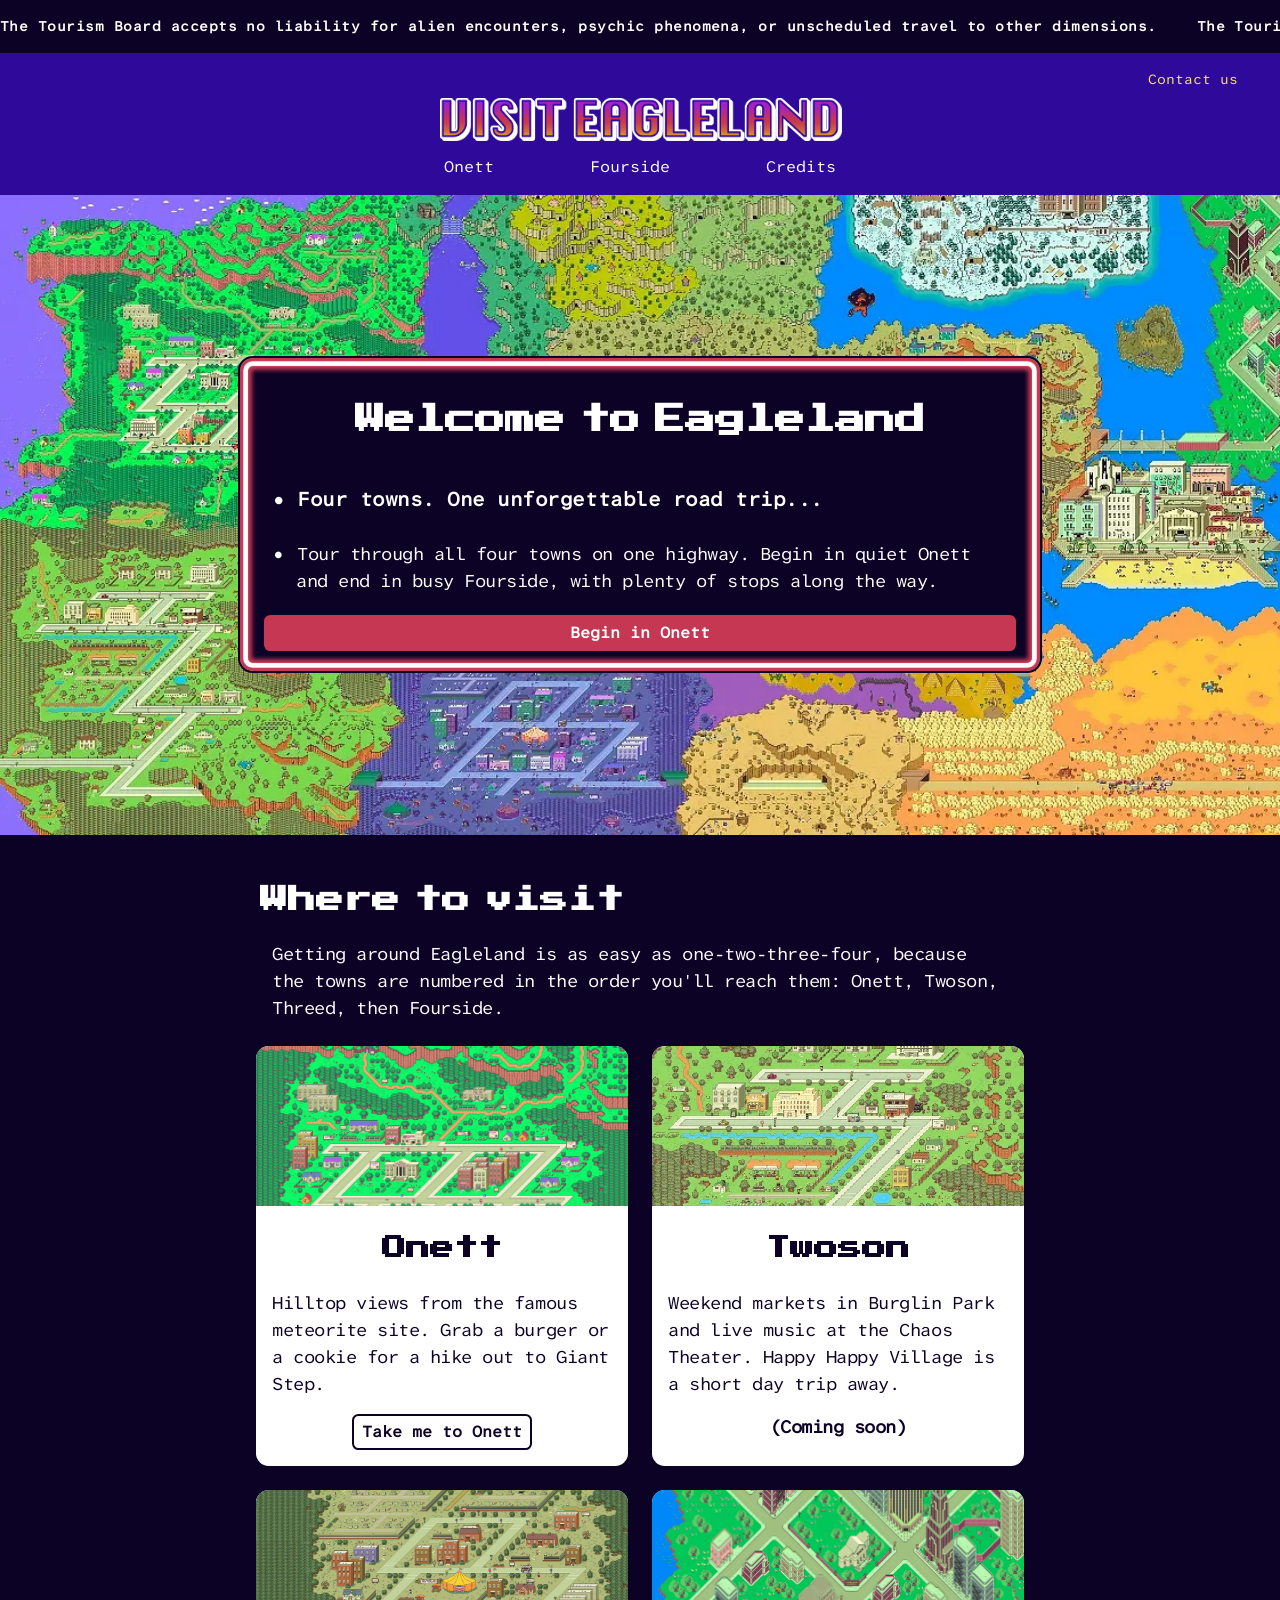
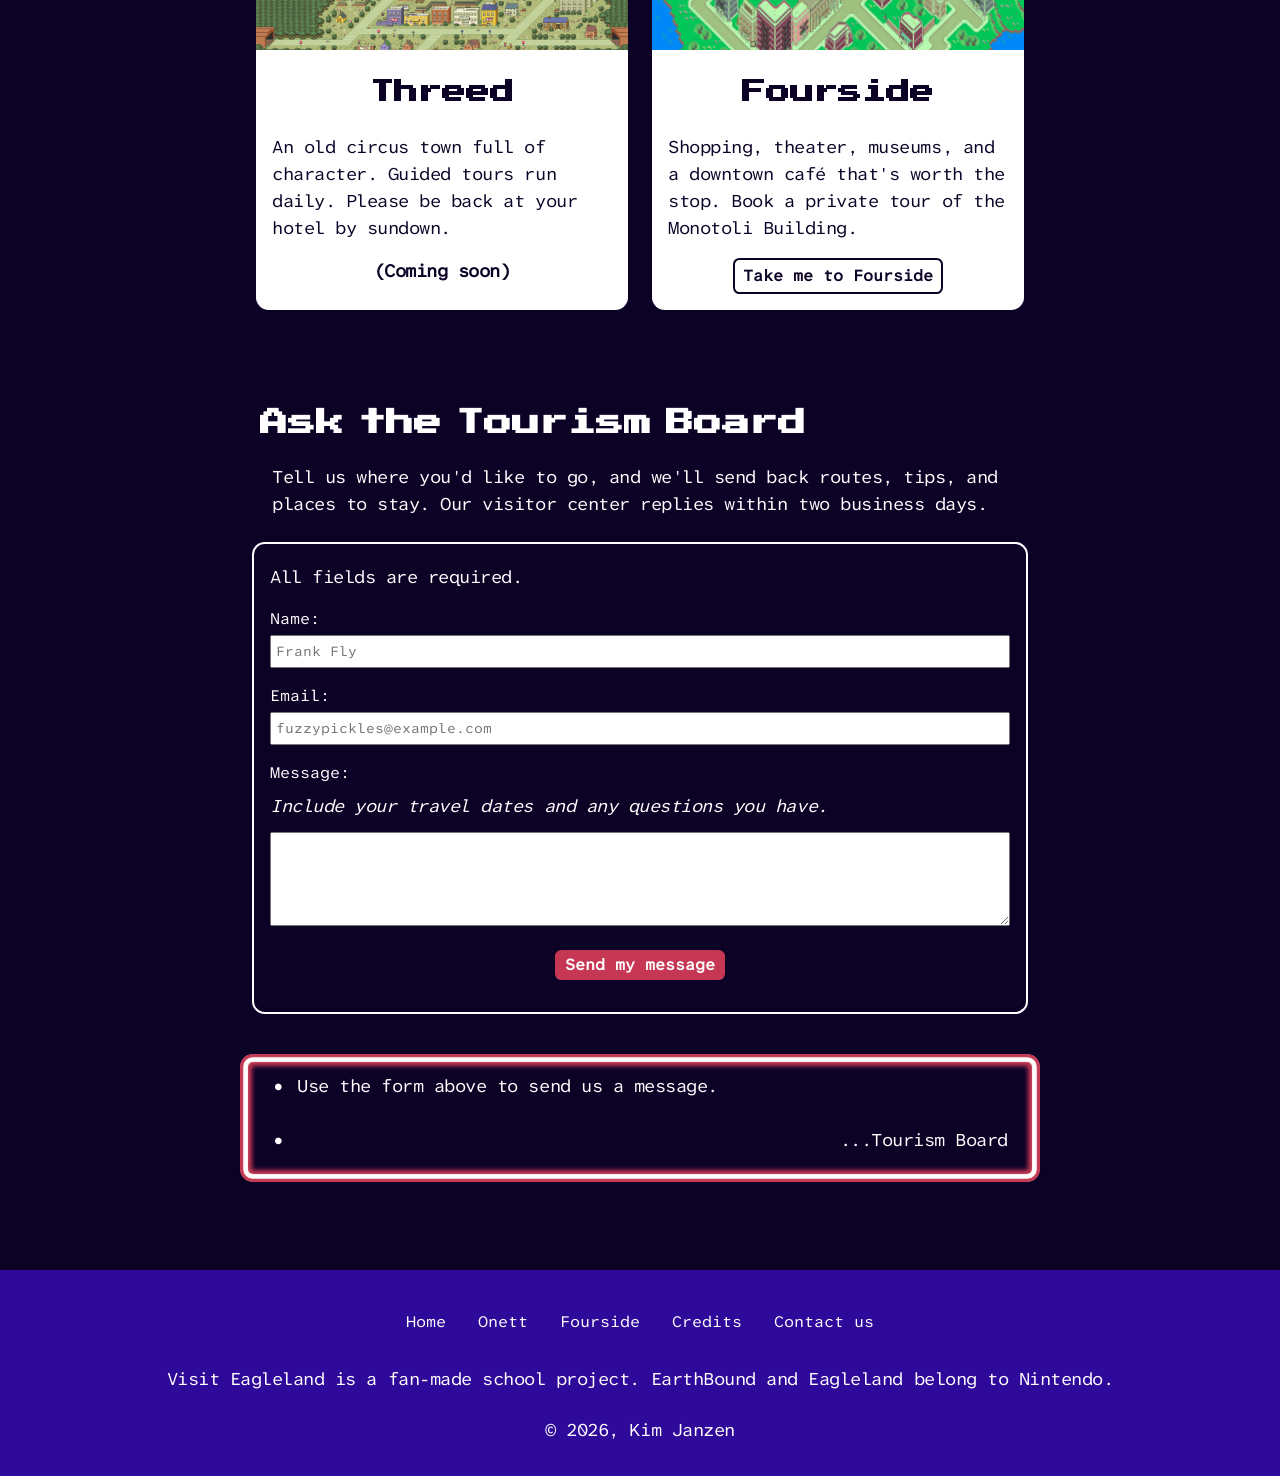
<file: index.html>
<!doctype html>
<html lang="en">
  <head>
    <meta charset="UTF-8" />
    <meta name="viewport" content="width=device-width, initial-scale=1.0" />
    <title>Visit Eagleland | An EarthBound Travel Guide</title>
    <meta
      name="description"
      content="Plan a road trip through Eagleland, the country from EarthBound. Four towns on one road, from quiet Onett to big-city Fourside."
    />
    <link rel="stylesheet" href="styles/normalize-fwd.css" />
    <link rel="stylesheet" href="styles/styles.css" />
    <link rel="icon" type="image/png" href="favicon-96x96.png" sizes="96x96" />
    <link rel="icon" type="image/svg+xml" href="favicon.svg" />
    <link rel="shortcut icon" href="favicon.ico" />
    <link rel="apple-touch-icon" sizes="180x180" href="apple-touch-icon.png" />
    <meta name="apple-mobile-web-app-title" content="Eagleland" />
    <link rel="manifest" href="site.webmanifest" />
  </head>

  <body>
    <a class="skip-link" href="#main-content">Skip to main content</a>
    <header>
      <section class="announcement-bar" tabindex="0" aria-label="Announcement">
        <div class="announcement-track">
          <span>
            The Tourism Board accepts no liability for alien encounters, psychic
            phenomena, or unscheduled travel to other dimensions. </span
          ><span aria-hidden="true">
            The Tourism Board accepts no liability for alien encounters, psychic
            phenomena, or unscheduled travel to other dimensions.
          </span>
          <span aria-hidden="true">
            The Tourism Board accepts no liability for alien encounters, psychic
            phenomena, or unscheduled travel to other dimensions.
          </span>
          <span aria-hidden="true">
            The Tourism Board accepts no liability for alien encounters, psychic
            phenomena, or unscheduled travel to other dimensions.
          </span>
        </div>
      </section>

      <nav class="header-nav" aria-label="Main">
        <div class="contact-link">
          <a href="index.html#contact-us">Contact us</a>
        </div>

        <a href="index.html" class="site-name" aria-current="page">
          <img
            src="images/eagleland-logo.png"
            alt="Visit Eagleland home"
            width="2029"
            height="207"
          />
        </a>

        <ul>
          <li class="menu-item"><a href="onett.html">Onett</a></li>
          <li class="menu-item"><a href="fourside.html">Fourside</a></li>
          <li class="menu-item"><a href="credits.html">Credits</a></li>
        </ul>
      </nav>
    </header>

    <main id="main-content">
      <section class="hero-section">
        <img
          src="images/earthbound-map.webp"
          alt=""
          width="1300"
          height="561"
          class="hero-img"
        />
        <div class="window">
          <h1>Welcome to Eagleland</h1>
          <p class="subheading">Four towns. One unforgettable road trip...</p>
          <p>
            Tour through all four towns on one highway. Begin in quiet Onett and
            end in busy Fourside, with plenty of stops along the way.
          </p>

          <a href="onett.html" class="button">Begin in Onett</a>
        </div>
      </section>

      <section class="visit-section">
        <h2>Where to visit</h2>
        <p>
          Getting around Eagleland is as easy as one-two-three-four, because the
          towns are numbered in the order you'll reach them: Onett, Twoson,
          Threed, then Fourside.
        </p>
        <div class="town-cards">
          <article>
            <img
              src="images/onett-map.webp"
              alt="Map of Onett from EarthBound"
              width="1728"
              height="1536"
              class="town-map"
            />
            <h3>Onett</h3>

            <p>
              Hilltop views from the famous meteorite site. Grab a burger or a
              cookie for a hike out to Giant Step.
            </p>

            <a href="onett.html" class="secondary button">Take me to Onett</a>
          </article>

          <article>
            <img
              src="images/twoson-map.webp"
              alt="Map of Twoson from EarthBound"
              width="499"
              height="392"
              class="town-map sharpen-img"
            />
            <h3>Twoson</h3>
            <p>
              Weekend markets in Burglin Park and live music at the Chaos
              Theater. Happy Happy Village is a short day trip away.
            </p>
            <p class="coming-soon">(Coming soon)</p>
          </article>

          <article>
            <img
              src="images/threed-map.webp"
              alt="Map of Threed from EarthBound"
              width="2141"
              height="1600"
              class="town-map"
            />
            <h3>Threed</h3>
            <p>
              An old circus town full of character. Guided tours run daily.
              Please be back at your hotel by sundown.
            </p>
            <p class="coming-soon">(Coming soon)</p>
          </article>

          <article>
            <img
              src="images/fourside-map.webp"
              alt="Map of Fourside from EarthBound"
              width="1500"
              height="1500"
              class="town-map"
            />
            <h3>Fourside</h3>
            <p>
              Shopping, theater, museums, and a downtown café that's worth the
              stop. Book a private tour of the Monotoli Building.
            </p>
            <a href="fourside.html" class="secondary button"
              >Take me to Fourside</a
            >
          </article>
        </div>
      </section>

      <section class="contact-section">
        <h2 id="contact-us">Ask the Tourism Board</h2>
        <p>
          Tell us where you'd like to go, and we'll send back routes, tips, and
          places to stay. Our visitor center replies within two business days.
        </p>

        <form aria-labelledby="contact-us" action="#" method="post">
          <p>All fields are required.</p>
          <div class="form-field">
            <label for="name">Name:</label>
            <input
              type="text"
              id="name"
              name="name"
              autocomplete="name"
              placeholder="Frank Fly"
              required
            />
          </div>

          <div class="form-field">
            <label for="email">Email:</label>
            <input
              type="email"
              id="email"
              name="email"
              autocomplete="email"
              placeholder="fuzzypickles@example.com"
              required
            />
          </div>

          <div class="form-field">
            <label for="userMessage">Message:</label>
            <p id="message-hint">
              <em>Include your travel dates and any questions you have.</em>
            </p>
            <textarea
              aria-describedby="message-hint"
              id="userMessage"
              name="message"
              rows="4"
              required
            ></textarea>
          </div>

          <input
            class="button form-button"
            type="submit"
            value="Send my message"
          />
        </form>

        <div class="window signature">
          <p>Use the form above to send us a message.</p>
          <p>...Tourism Board</p>
        </div>
      </section>
    </main>

    <footer>
      <div class="footer-container">
        <nav class="footer-nav" aria-label="Footer">
          <ul>
            <li class="menu-item"><a href="index.html">Home</a></li>
            <li class="menu-item"><a href="onett.html">Onett</a></li>
            <li class="menu-item"><a href="fourside.html">Fourside</a></li>
            <li class="menu-item"><a href="credits.html">Credits</a></li>
            <li class="menu-item">
              <a href="index.html#contact-us">Contact us</a>
            </li>
          </ul>
        </nav>
        <p>
          Visit Eagleland is a fan-made school project. EarthBound and Eagleland
          belong to Nintendo.
        </p>
        <p class="copyright">&copy; 2026, Kim Janzen</p>
      </div>
    </footer>
  </body>
</html>
</file>
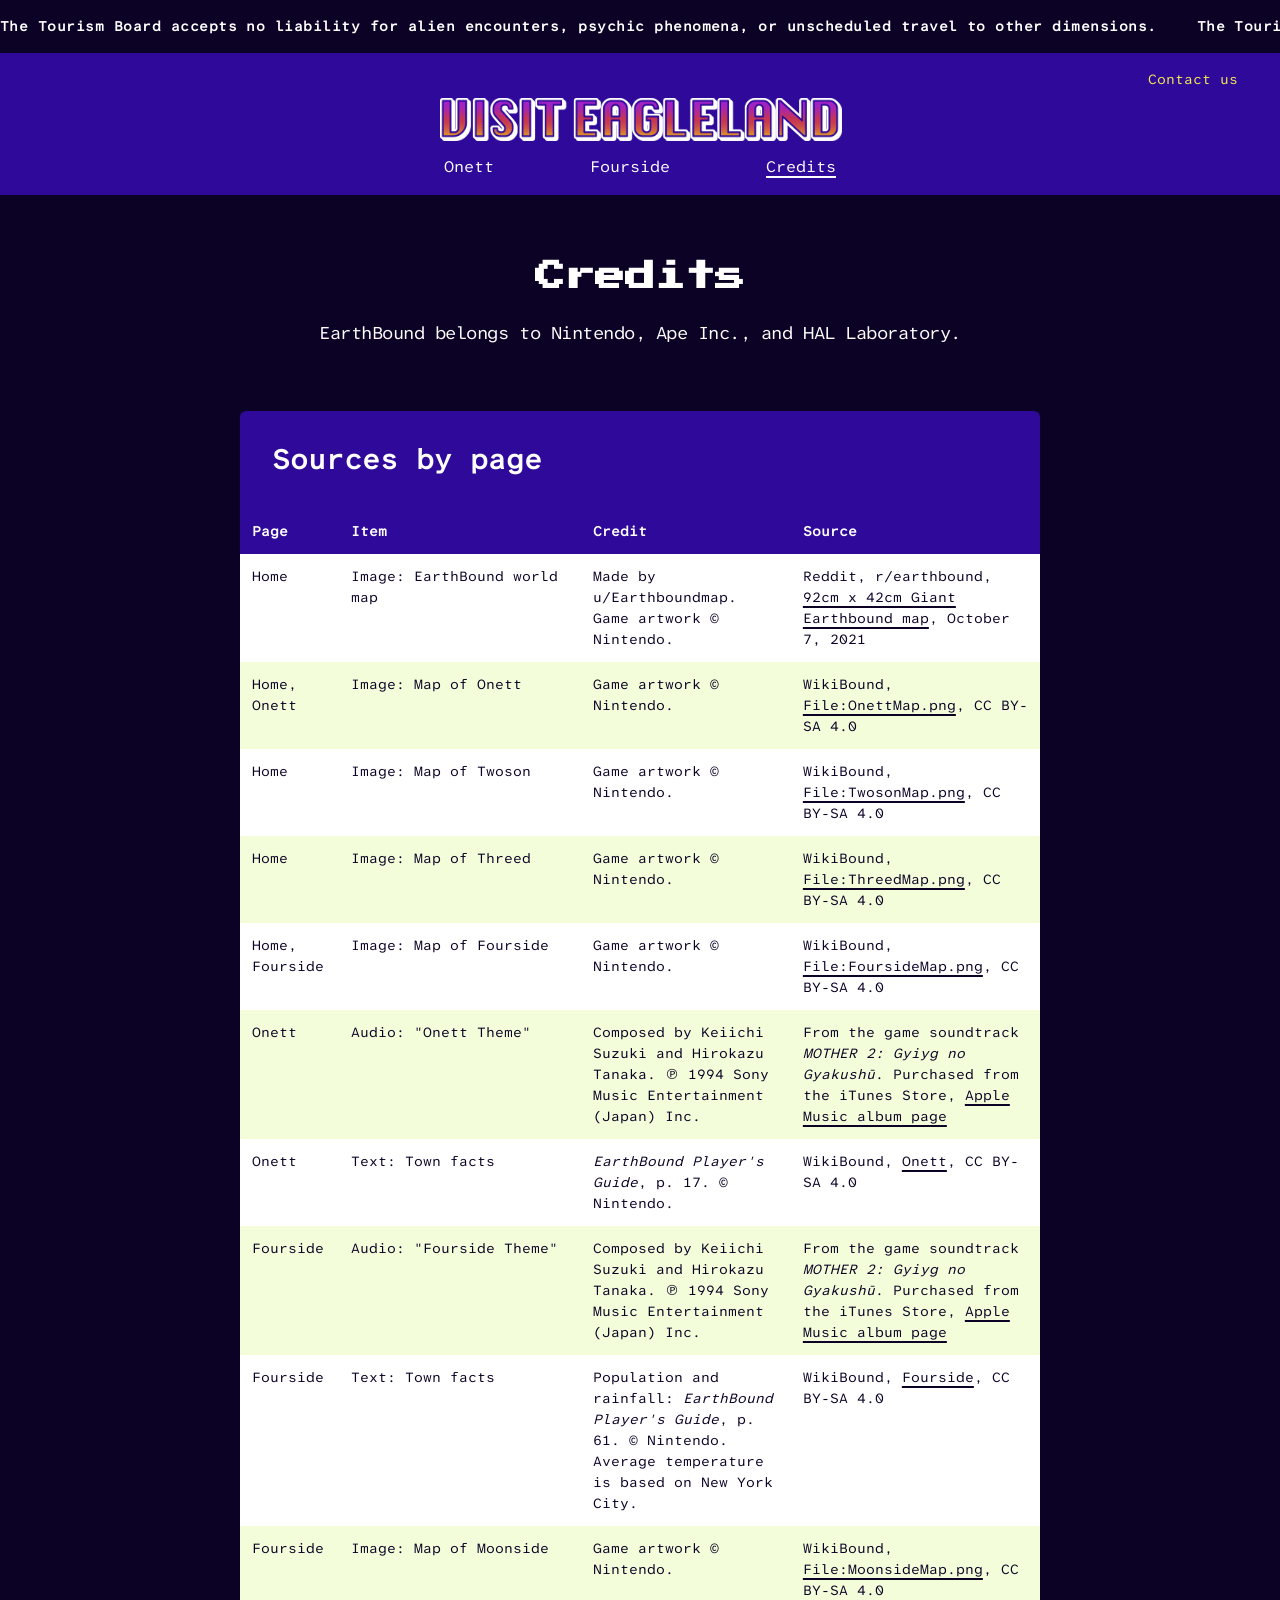
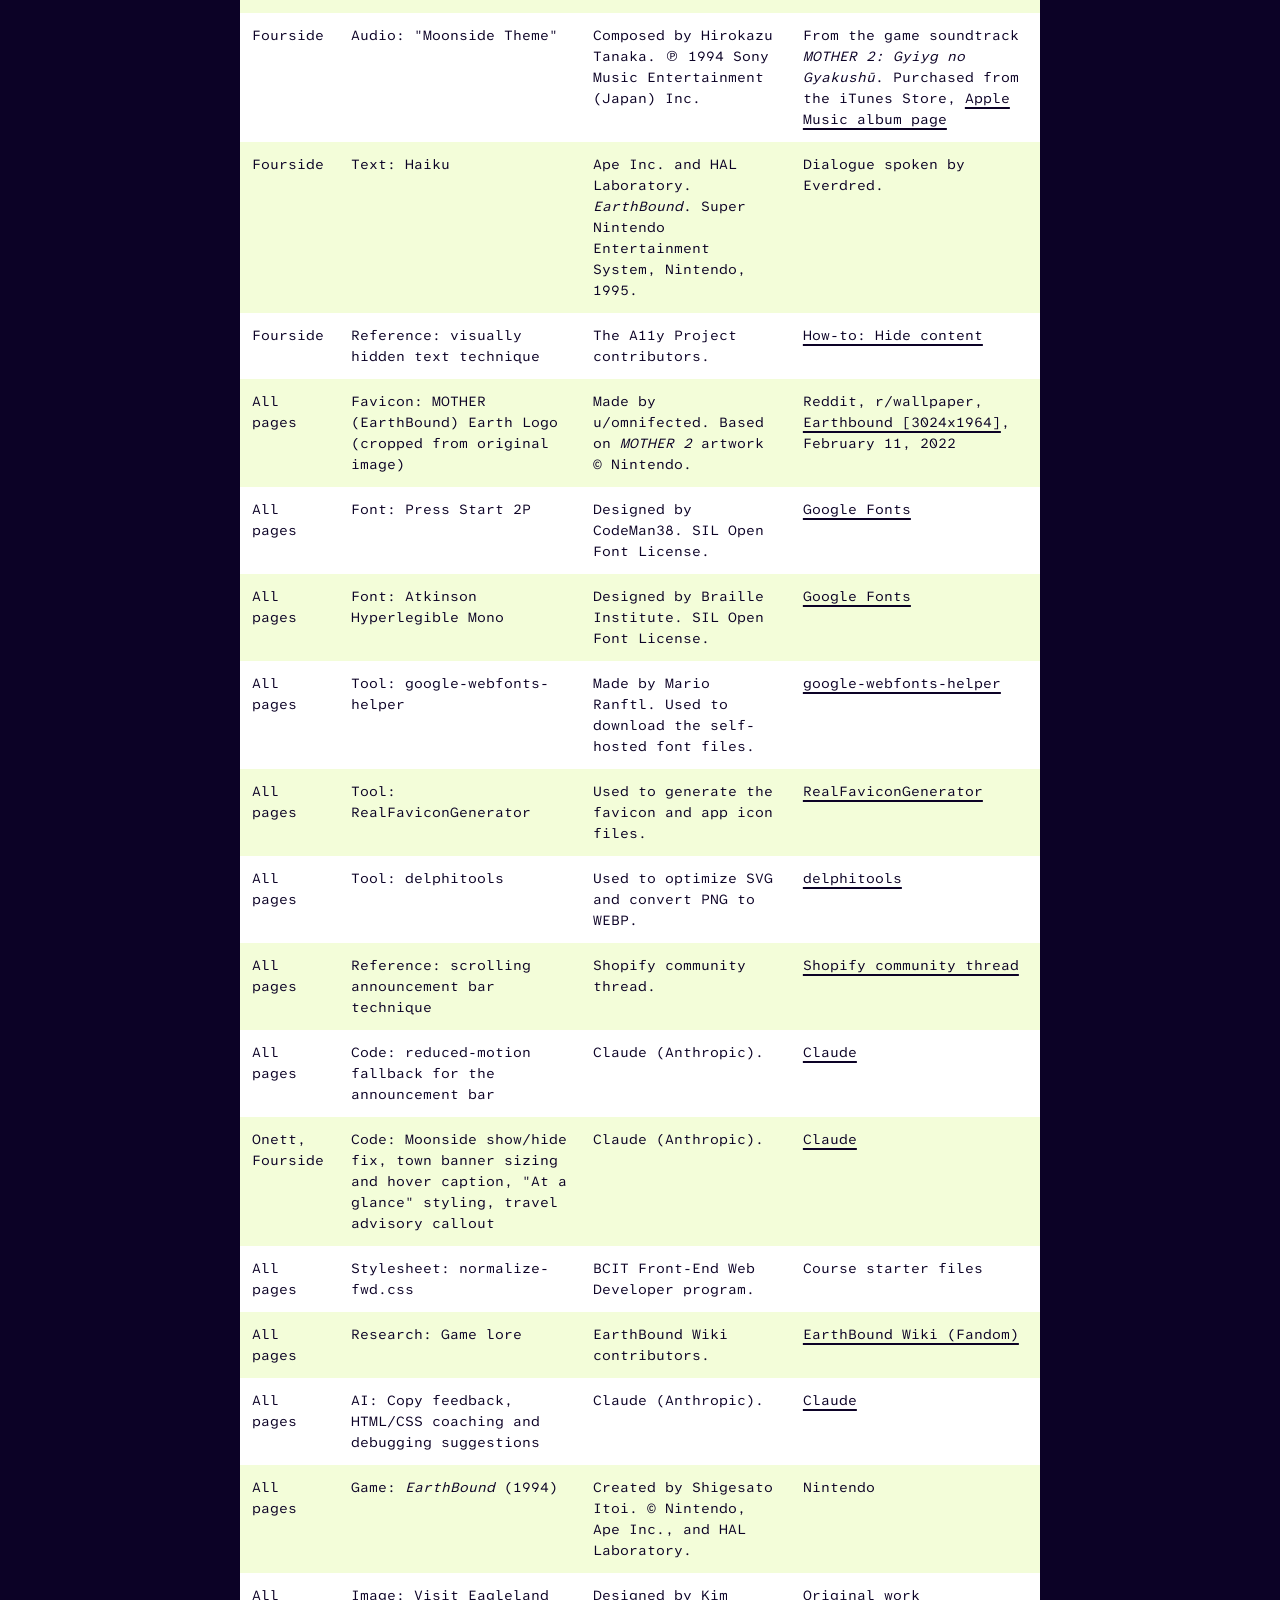
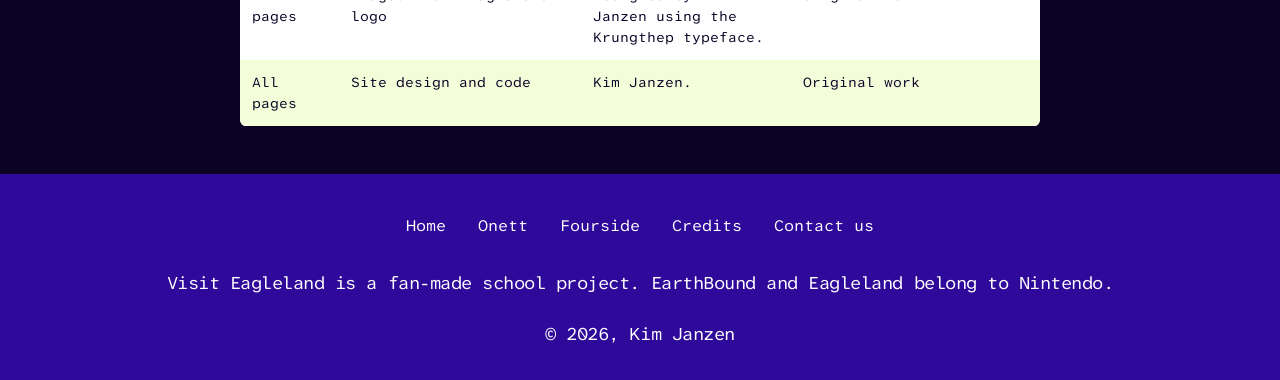
<file: credits.html>
<!doctype html>
<html lang="en">
  <head>
    <meta charset="UTF-8" />
    <meta name="viewport" content="width=device-width, initial-scale=1.0" />
    <title>Credits | Visit Eagleland</title>
    <meta name="robots" content="noindex" />
    <link rel="stylesheet" href="styles/normalize-fwd.css" />
    <link rel="stylesheet" href="styles/styles.css" />
    <link rel="icon" type="image/png" href="favicon-96x96.png" sizes="96x96" />
    <link rel="icon" type="image/svg+xml" href="favicon.svg" />
    <link rel="shortcut icon" href="favicon.ico" />
    <link rel="apple-touch-icon" sizes="180x180" href="apple-touch-icon.png" />
    <meta name="apple-mobile-web-app-title" content="Eagleland" />
    <link rel="manifest" href="site.webmanifest" />
  </head>

  <body>
    <a class="skip-link" href="#main-content">Skip to main content</a>
    <header>
      <section class="announcement-bar" tabindex="0" aria-label="Announcement">
        <div class="announcement-track">
          <span>
            The Tourism Board accepts no liability for alien encounters, psychic
            phenomena, or unscheduled travel to other dimensions. </span
          ><span aria-hidden="true">
            The Tourism Board accepts no liability for alien encounters, psychic
            phenomena, or unscheduled travel to other dimensions.
          </span>
          <span aria-hidden="true">
            The Tourism Board accepts no liability for alien encounters, psychic
            phenomena, or unscheduled travel to other dimensions.
          </span>
          <span aria-hidden="true">
            The Tourism Board accepts no liability for alien encounters, psychic
            phenomena, or unscheduled travel to other dimensions.
          </span>
        </div>
      </section>

      <nav class="header-nav" aria-label="Main">
        <div class="contact-link">
          <a href="index.html#contact-us">Contact us</a>
        </div>

        <a href="index.html" class="site-name">
          <img
            src="images/eagleland-logo.png"
            alt="Visit Eagleland home"
            width="2029"
            height="207"
          />
        </a>

        <ul>
          <li class="menu-item"><a href="onett.html">Onett</a></li>
          <li class="menu-item"><a href="fourside.html">Fourside</a></li>
          <li class="menu-item">
            <a href="credits.html" aria-current="page">Credits</a>
          </li>
        </ul>
      </nav>
    </header>

    <main id="main-content">
      <section class="credits">
        <h1>Credits</h1>
        <p>EarthBound belongs to Nintendo, Ape Inc., and HAL Laboratory.</p>
      </section>

      <section class="table-scroll" tabindex="0" aria-label="Credits table">
        <table>
          <caption>
            <h2>Sources by page</h2>
          </caption>
          <thead>
            <tr>
              <th scope="col">Page</th>
              <th scope="col">Item</th>
              <th scope="col">Credit</th>
              <th scope="col">Source</th>
            </tr>
          </thead>
          <tbody>
            <!-- EarthBound world map -->
            <tr>
              <td>Home</td>
              <td>Image: EarthBound world map</td>
              <td>Made by u/Earthboundmap. Game artwork © Nintendo.</td>
              <td>
                Reddit, r/earthbound,
                <a
                  href="https://www.reddit.com/r/earthbound/comments/q3oo86/92cm_x_42cm_giant_earthbound_map/"
                  >92cm x 42cm Giant Earthbound map</a
                >, October 7, 2021
              </td>
            </tr>
            <!-- Map of Onett -->
            <tr>
              <td>Home, Onett</td>
              <td>Image: Map of Onett</td>
              <td>Game artwork © Nintendo.</td>
              <td>
                WikiBound,
                <a href="https://cdn.wikibound.info/f/f8/OnettMap.png"
                  >File:OnettMap.png</a
                >, CC BY-SA 4.0
              </td>
            </tr>
            <!-- Map of Twoson -->
            <tr>
              <td>Home</td>
              <td>Image: Map of Twoson</td>
              <td>Game artwork © Nintendo.</td>
              <td>
                WikiBound,
                <a href="https://cdn.wikibound.info/4/47/TwosonMap.png"
                  >File:TwosonMap.png</a
                >, CC BY-SA 4.0
              </td>
            </tr>
            <!-- Map of Threed -->
            <tr>
              <td>Home</td>
              <td>Image: Map of Threed</td>
              <td>Game artwork © Nintendo.</td>
              <td>
                WikiBound,
                <a href="https://cdn.wikibound.info/f/fb/ThreedMap.png"
                  >File:ThreedMap.png</a
                >, CC BY-SA 4.0
              </td>
            </tr>
            <!-- Map of Fourside -->
            <tr>
              <td>Home, Fourside</td>
              <td>Image: Map of Fourside</td>
              <td>Game artwork © Nintendo.</td>
              <td>
                WikiBound,
                <a href="https://cdn.wikibound.info/e/e0/FoursideMap.png"
                  >File:FoursideMap.png</a
                >, CC BY-SA 4.0
              </td>
            </tr>
            <!-- Onett Theme -->
            <tr>
              <td>Onett</td>
              <td>Audio: "Onett Theme"</td>
              <td>
                Composed by Keiichi Suzuki and Hirokazu Tanaka. ℗ 1994 Sony
                Music Entertainment (Japan) Inc.
              </td>
              <td>
                From the game soundtrack
                <cite>MOTHER 2: Gyiyg no Gyakushū</cite>. Purchased from the
                iTunes Store,
                <a
                  href="https://music.apple.com/ca/album/mother2-%E3%82%AE%E3%83%BC%E3%82%B0%E3%81%AE%E9%80%86%E8%A5%B2/1536706805"
                >
                  Apple Music album page</a
                >
              </td>
            </tr>
            <!-- Onett Town Facts -->
            <tr>
              <td>Onett</td>
              <td>Text: Town facts</td>
              <td>
                <cite>EarthBound Player's Guide</cite>, p. 17. © Nintendo.
              </td>
              <td>
                WikiBound,
                <a href="https://wikibound.info/wiki/Onett">Onett</a>, CC BY-SA
                4.0
              </td>
            </tr>
            <!-- Fourside Theme -->
            <tr>
              <td>Fourside</td>
              <td>Audio: "Fourside Theme"</td>
              <td>
                Composed by Keiichi Suzuki and Hirokazu Tanaka. ℗ 1994 Sony
                Music Entertainment (Japan) Inc.
              </td>
              <td>
                From the game soundtrack
                <cite>MOTHER 2: Gyiyg no Gyakushū</cite>. Purchased from the
                iTunes Store,
                <a
                  href="https://music.apple.com/ca/album/mother2-%E3%82%AE%E3%83%BC%E3%82%B0%E3%81%AE%E9%80%86%E8%A5%B2/1536706805"
                >
                  Apple Music album page</a
                >
              </td>
            </tr>
            <!-- Fourside Town Facts -->
            <tr>
              <td>Fourside</td>
              <td>Text: Town facts</td>
              <td>
                Population and rainfall:
                <cite>EarthBound Player's Guide</cite>, p. 61. © Nintendo.
                Average temperature is based on New York City.
              </td>
              <td>
                WikiBound,
                <a href="https://wikibound.info/wiki/Fourside">Fourside</a>, CC
                BY-SA 4.0
              </td>
            </tr>
            <!-- Map of Moonside -->
            <tr>
              <td>Fourside</td>
              <td>Image: Map of Moonside</td>
              <td>Game artwork © Nintendo.</td>
              <td>
                WikiBound,
                <a href="https://cdn.wikibound.info/e/e0/MoonsideMap.png"
                  >File:MoonsideMap.png</a
                >, CC BY-SA 4.0
              </td>
            </tr>
            <!-- Moonside Theme -->
            <tr>
              <td>Fourside</td>
              <td>Audio: "Moonside Theme"</td>
              <td>
                Composed by Hirokazu Tanaka. ℗ 1994 Sony Music Entertainment
                (Japan) Inc.
              </td>
              <td>
                From the game soundtrack
                <cite>MOTHER 2: Gyiyg no Gyakushū</cite>. Purchased from the
                iTunes Store,
                <a
                  href="https://music.apple.com/ca/album/mother2-%E3%82%AE%E3%83%BC%E3%82%B0%E3%81%AE%E9%80%86%E8%A5%B2/1536706805"
                >
                  Apple Music album page</a
                >
              </td>
            </tr>
            <!-- Haiku -->
            <tr>
              <td>Fourside</td>
              <td>Text: Haiku</td>
              <td>
                Ape Inc. and HAL Laboratory. <cite>EarthBound</cite>. Super
                Nintendo Entertainment System, Nintendo, 1995.
              </td>
              <td>Dialogue spoken by Everdred.</td>
            </tr>
            <!-- .visually-hidden rule  -->
            <tr>
              <td>Fourside</td>
              <td>Reference: visually hidden text technique</td>
              <td>The A11y Project contributors.</td>
              <td>
                <a href="https://www.a11yproject.com/posts/how-to-hide-content/"
                  >How-to: Hide content</a
                >
              </td>
            </tr>
            <!-- Favicon -->
            <tr>
              <td>All pages</td>
              <td>
                Favicon: MOTHER (EarthBound) Earth Logo (cropped from original
                image)
              </td>
              <td>
                Made by u/omnifected. Based on <cite>MOTHER 2</cite> artwork ©
                Nintendo.
              </td>
              <td>
                Reddit, r/wallpaper,
                <a
                  href="https://www.reddit.com/r/wallpaper/comments/sqbk23/earthbound_30241964/"
                  >Earthbound [3024x1964]</a
                >, February 11, 2022
              </td>
            </tr>
            <!-- Press Start 2P -->
            <tr>
              <td>All pages</td>
              <td>Font: Press Start 2P</td>
              <td>Designed by CodeMan38. SIL Open Font License.</td>
              <td>
                <a href="https://fonts.google.com/specimen/Press+Start+2P"
                  >Google Fonts</a
                >
              </td>
            </tr>

            <!-- Atkinson Hyperlegible Mono -->
            <tr>
              <td>All pages</td>
              <td>Font: Atkinson Hyperlegible Mono</td>
              <td>Designed by Braille Institute. SIL Open Font License.</td>
              <td>
                <a
                  href="https://fonts.google.com/specimen/Atkinson+Hyperlegible+Mono"
                  >Google Fonts</a
                >
              </td>
            </tr>
            <!-- Google Webfonts Helper -->
            <tr>
              <td>All pages</td>
              <td>Tool: google-webfonts-helper</td>
              <td>
                Made by Mario Ranftl. Used to download the self-hosted font
                files.
              </td>
              <td>
                <a href="https://gwfh.mranftl.com/fonts"
                  >google-webfonts-helper</a
                >
              </td>
            </tr>
            <!-- RealFaviconGenerator -->
            <tr>
              <td>All pages</td>
              <td>Tool: RealFaviconGenerator</td>
              <td>Used to generate the favicon and app icon files.</td>
              <td>
                <a href="https://realfavicongenerator.net/"
                  >RealFaviconGenerator</a
                >
              </td>
            </tr>
            <!-- Delphi Tools -->
            <tr>
              <td>All pages</td>
              <td>Tool: delphitools</td>
              <td>Used to optimize SVG and convert PNG to WEBP.</td>
              <td>
                <a href="https://delphi.tools/">delphitools</a>
              </td>
            </tr>
            <!-- Marquee Reference -->
            <tr>
              <td>All pages</td>
              <td>Reference: scrolling announcement bar technique</td>
              <td>Shopify community thread.</td>
              <td>
                <a
                  href="https://community.shopify.com/t/marquee-at-the-announcement-bar/556851/5"
                  >Shopify community thread</a
                >
              </td>
            </tr>
            <!-- Announcement bar reduced-motion fix -->
            <tr>
              <td>All pages</td>
              <td>Code: reduced-motion fallback for the announcement bar</td>
              <td>Claude (Anthropic).</td>
              <td>
                <a href="https://claude.com/">Claude</a>
              </td>
            </tr>
            <!-- Town page code help -->
            <tr>
              <td>Onett, Fourside</td>
              <td>
                Code: Moonside show/hide fix, town banner sizing and hover
                caption, "At a glance" styling, travel advisory callout
              </td>
              <td>Claude (Anthropic).</td>
              <td>
                <a href="https://claude.com/">Claude</a>
              </td>
            </tr>
            <!-- normalize-fwd -->
            <tr>
              <td>All pages</td>
              <td>Stylesheet: normalize-fwd.css</td>
              <td>BCIT Front-End Web Developer program.</td>
              <td>Course starter files</td>
            </tr>
            <!-- Game Lore -->
            <tr>
              <td>All pages</td>
              <td>Research: Game lore</td>
              <td>EarthBound Wiki contributors.</td>
              <td>
                <a href="https://earthbound.fandom.com/wiki/EarthBound_Wiki"
                  >EarthBound Wiki (Fandom)</a
                >
              </td>
            </tr>
            <!-- Claude -->
            <tr>
              <td>All pages</td>
              <td>
                AI: Copy feedback, HTML/CSS coaching and debugging suggestions
              </td>
              <td>Claude (Anthropic).</td>
              <td>
                <a href="https://claude.com/">Claude</a>
              </td>
            </tr>
            <!-- Original Game -->
            <tr>
              <td>All pages</td>
              <td>Game: <cite>EarthBound</cite> (1994)</td>
              <td>
                Created by Shigesato Itoi. © Nintendo, Ape Inc., and HAL
                Laboratory.
              </td>
              <td>Nintendo</td>
            </tr>
            <!-- Logo -->
            <tr>
              <td>All pages</td>
              <td>Image: Visit Eagleland logo</td>
              <td>Designed by Kim Janzen using the Krungthep typeface.</td>
              <td>Original work</td>
            </tr>
            <!-- design/code -->
            <tr>
              <td>All pages</td>
              <td>Site design and code</td>
              <td>Kim Janzen.</td>
              <td>Original work</td>
            </tr>
          </tbody>
        </table>
      </section>
    </main>

    <footer>
      <div class="footer-container">
        <nav class="footer-nav" aria-label="Footer">
          <ul>
            <li class="menu-item"><a href="index.html">Home</a></li>
            <li class="menu-item"><a href="onett.html">Onett</a></li>
            <li class="menu-item"><a href="fourside.html">Fourside</a></li>
            <li class="menu-item"><a href="credits.html">Credits</a></li>
            <li class="menu-item">
              <a href="index.html#contact-us">Contact us</a>
            </li>
          </ul>
        </nav>
        <p>
          Visit Eagleland is a fan-made school project. EarthBound and Eagleland
          belong to Nintendo.
        </p>
        <p class="copyright">&copy; 2026, Kim Janzen</p>
      </div>
    </footer>
  </body>
</html>
</file>
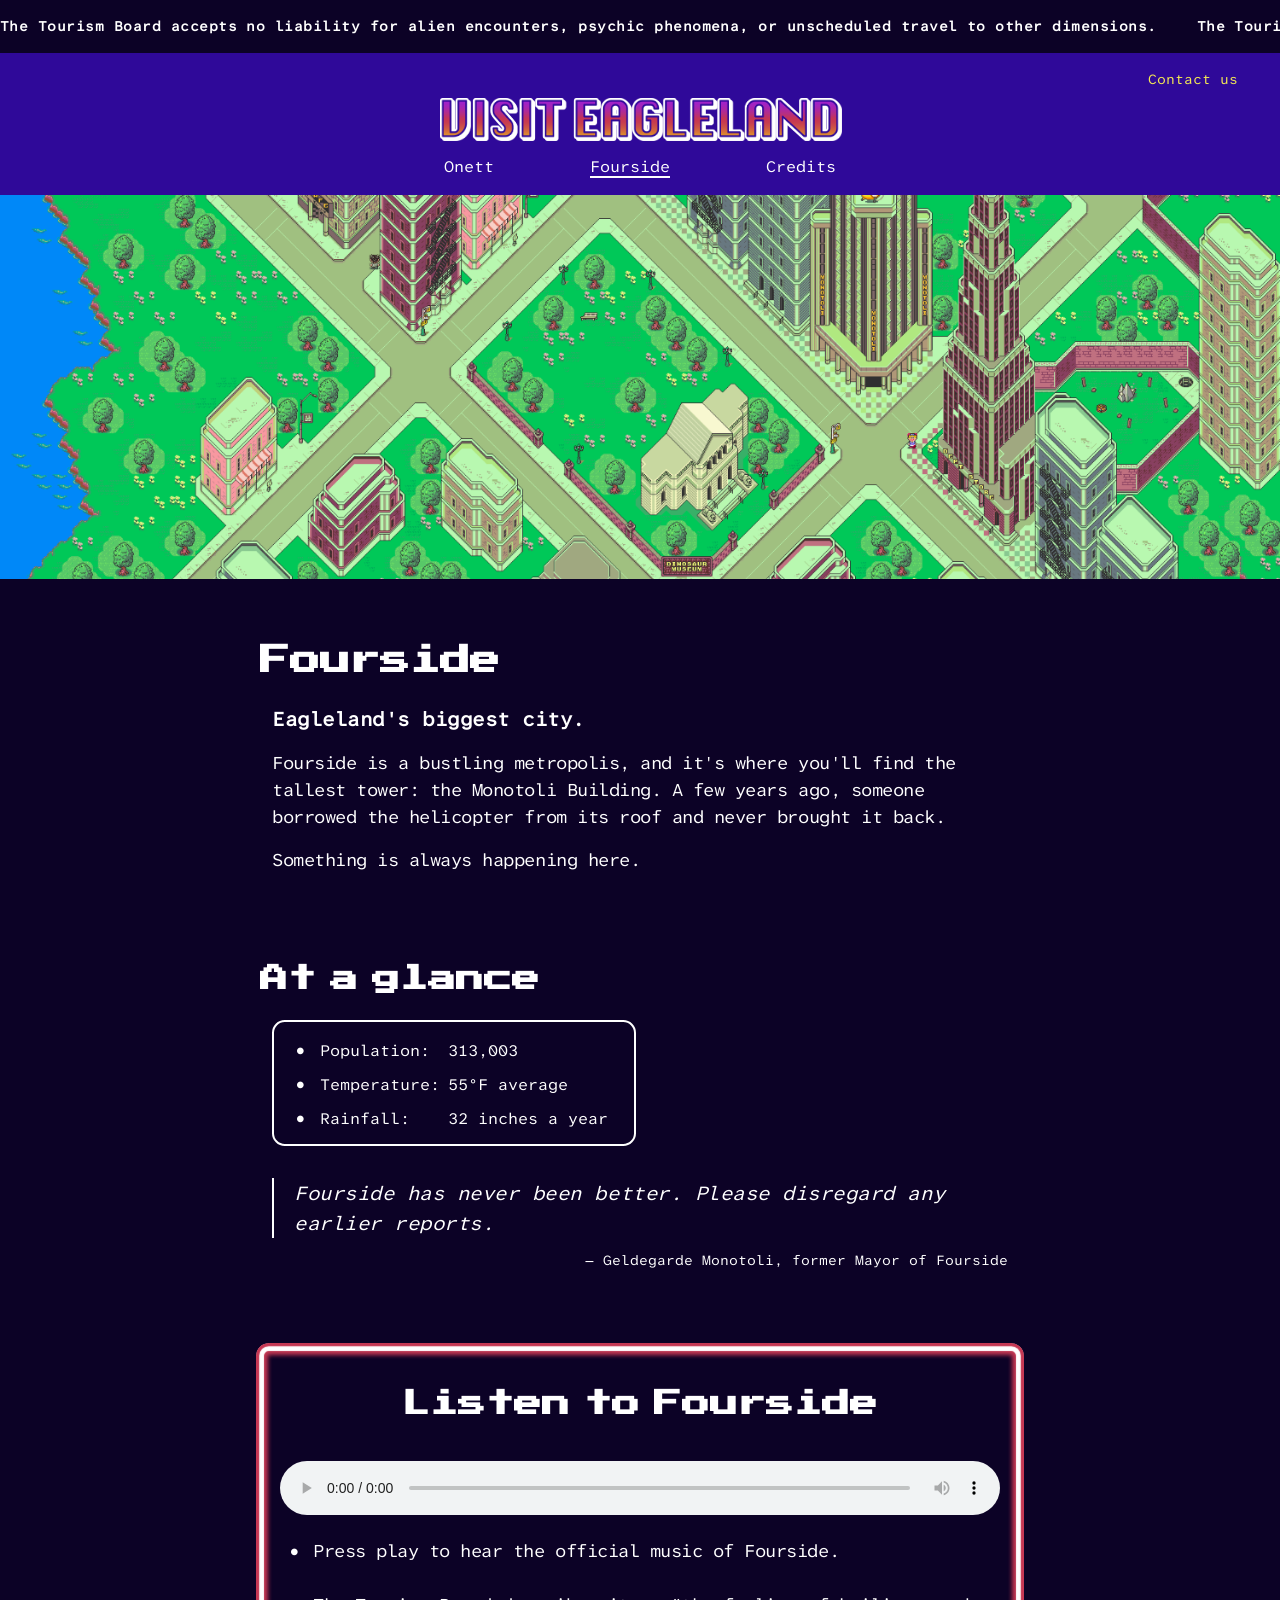
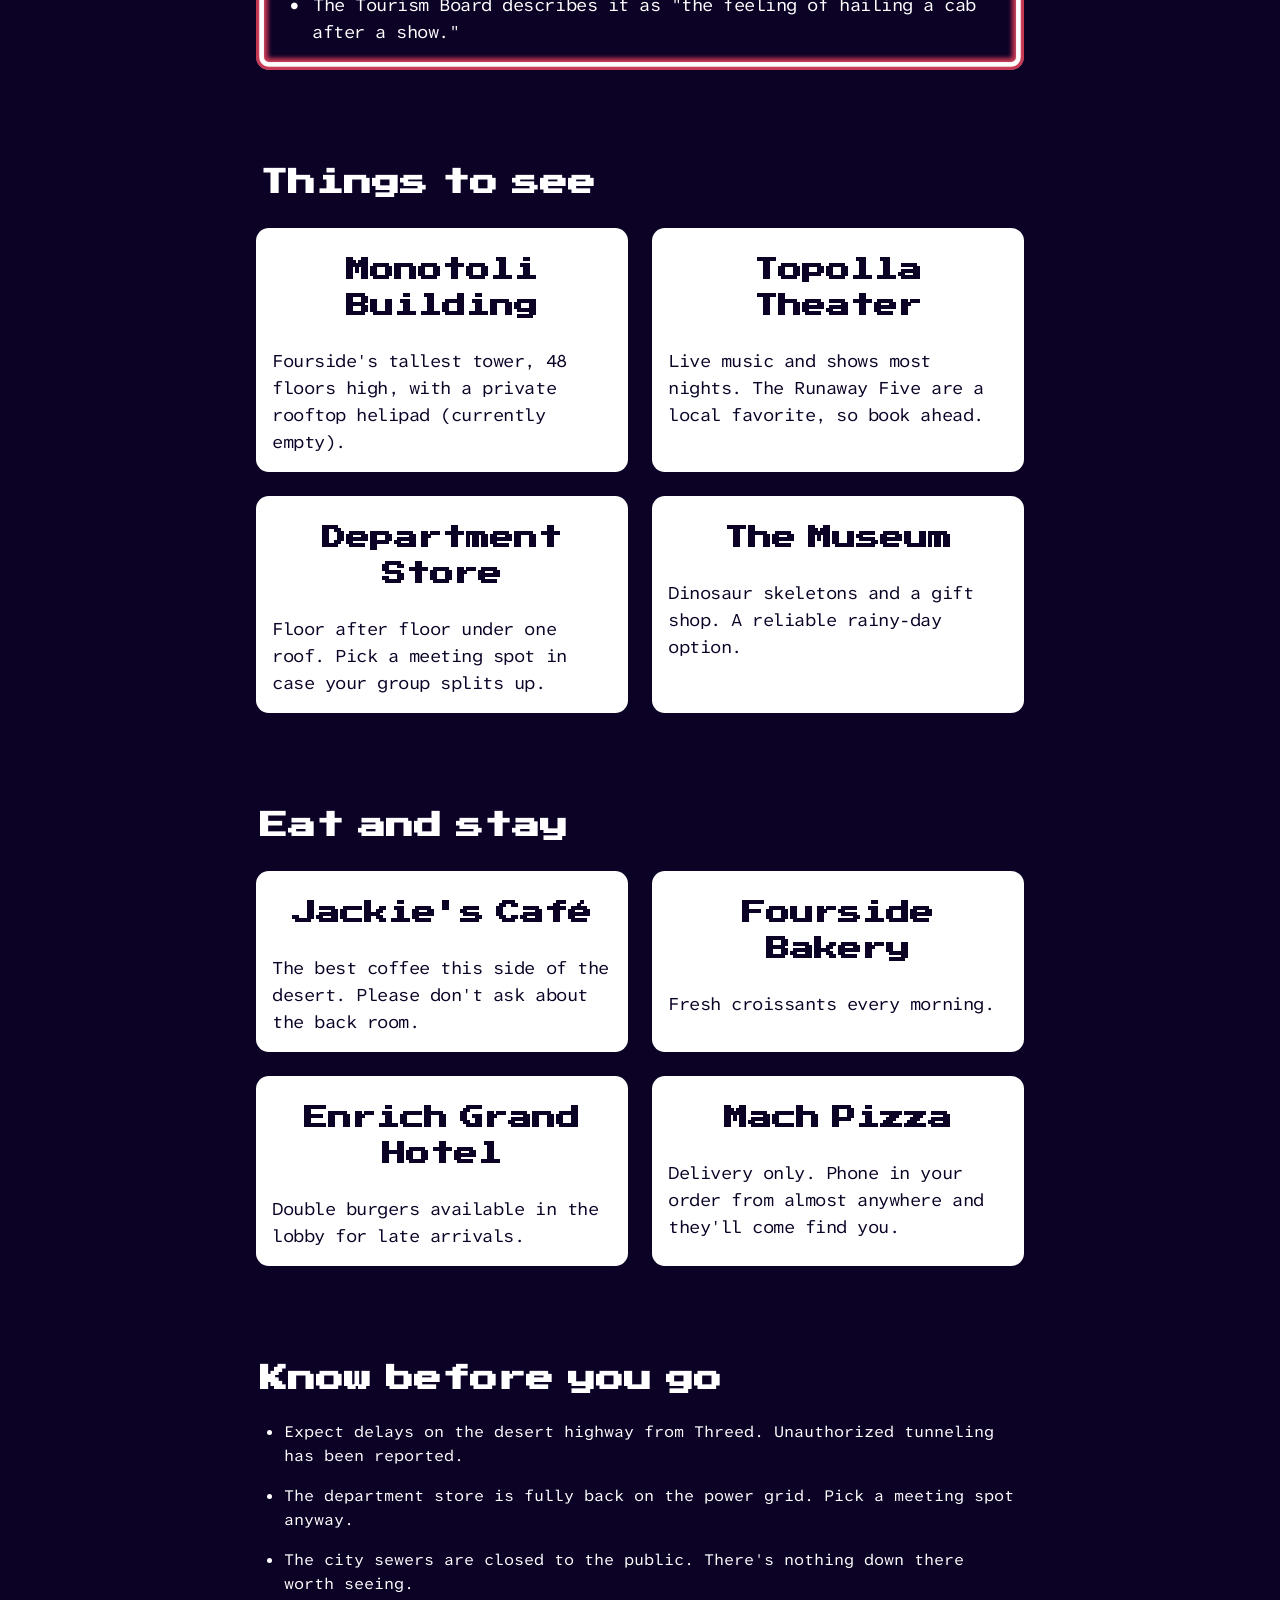
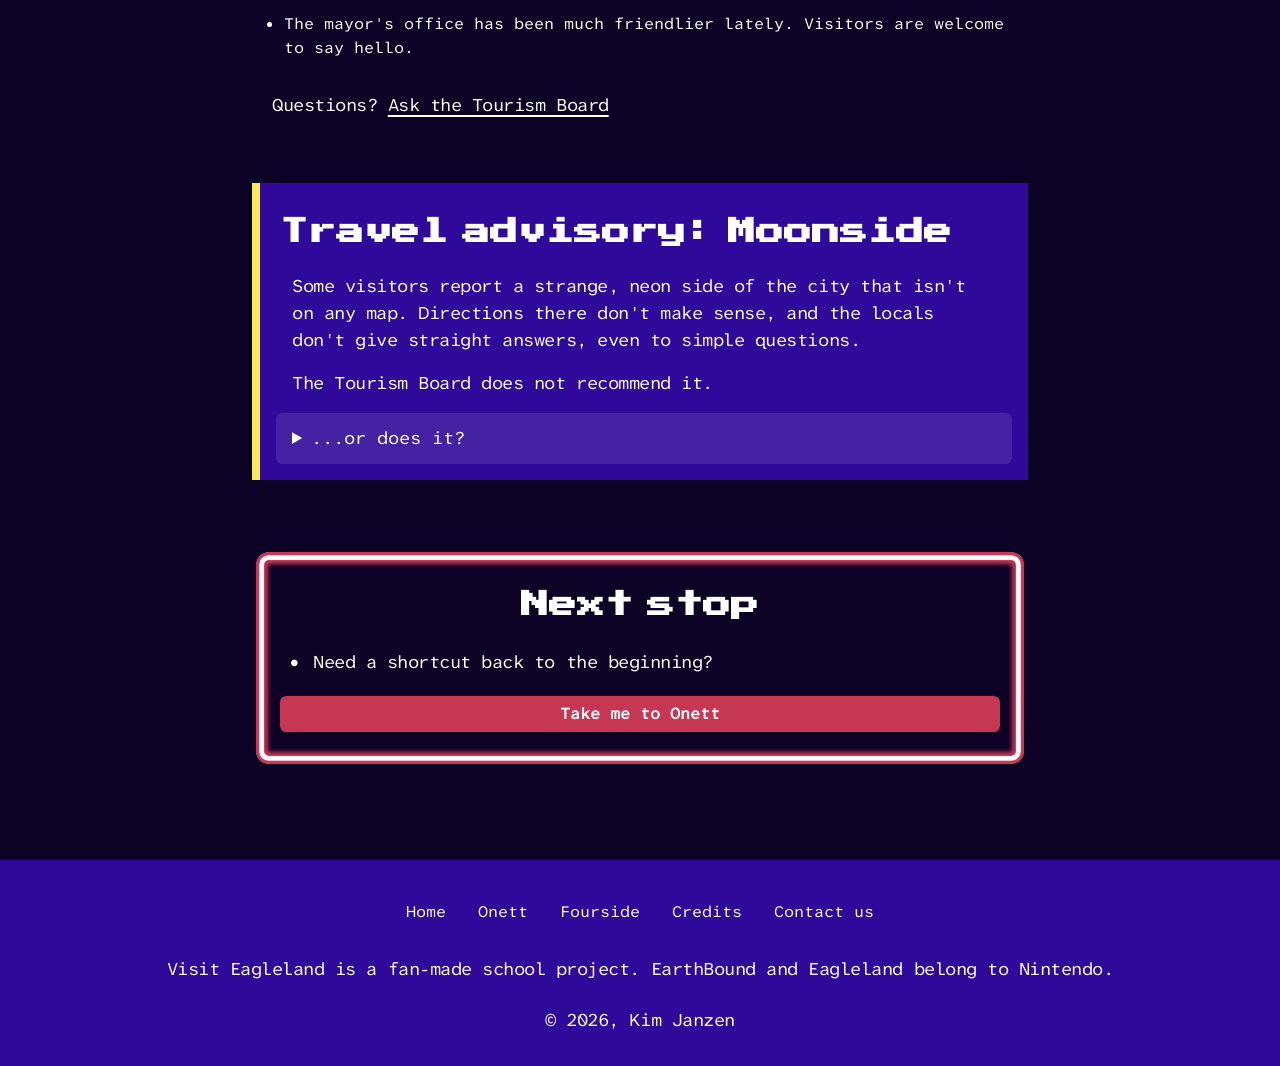
<file: fourside.html>
<!doctype html>
<html lang="en">
  <head>
    <meta charset="UTF-8" />
    <meta name="viewport" content="width=device-width, initial-scale=1.0" />
    <title>Fourside | Visit Eagleland</title>
    <meta
      name="description"
      content="Visit Fourside, the biggest city in Eagleland. See the Monotoli Building, catch a show at the Topolla Theater, and try not to get lost downtown."
    />
    <link rel="stylesheet" href="styles/normalize-fwd.css" />
    <link rel="stylesheet" href="styles/styles.css" />
    <link rel="icon" type="image/png" href="favicon-96x96.png" sizes="96x96" />
    <link rel="icon" type="image/svg+xml" href="favicon.svg" />
    <link rel="shortcut icon" href="favicon.ico" />
    <link rel="apple-touch-icon" sizes="180x180" href="apple-touch-icon.png" />
    <meta name="apple-mobile-web-app-title" content="Eagleland" />
    <link rel="manifest" href="site.webmanifest" />
  </head>

  <body id="top">
    <a class="skip-link" href="#main-content">Skip to main content</a>
    <header id="moonside">
      <section class="announcement-bar" tabindex="0" aria-label="Announcement">
        <div class="announcement-track">
          <span>
            The Tourism Board accepts no liability for alien encounters, psychic
            phenomena, or unscheduled travel to other dimensions. </span
          ><span aria-hidden="true">
            The Tourism Board accepts no liability for alien encounters, psychic
            phenomena, or unscheduled travel to other dimensions.
          </span>
          <span aria-hidden="true">
            The Tourism Board accepts no liability for alien encounters, psychic
            phenomena, or unscheduled travel to other dimensions.
          </span>
          <span aria-hidden="true">
            The Tourism Board accepts no liability for alien encounters, psychic
            phenomena, or unscheduled travel to other dimensions.
          </span>
        </div>
      </section>

      <nav class="header-nav" aria-label="Main">
        <div class="contact-link">
          <a href="index.html#contact-us">Contact us</a>
        </div>

        <a href="index.html" class="site-name">
          <img
            src="images/eagleland-logo.png"
            alt="Visit Eagleland home"
            width="2029"
            height="207"
          />
        </a>

        <ul>
          <li class="menu-item">
            <a href="onett.html">Onett</a>
          </li>
          <li class="menu-item">
            <a href="fourside.html" aria-current="page">Fourside</a>
          </li>
          <li class="menu-item"><a href="credits.html">Credits</a></li>
        </ul>
      </nav>
    </header>

    <main id="main-content">
      <figure class="town-banner fourside">
        <a
          href="https://cdn.wikibound.info/e/e0/FoursideMap.png"
          class="map-link"
          ><img
            src="images/fourside-map.webp"
            alt="View full map of Fourside"
            width="1500"
            height="1500"
            class="town-banner-img"
        /></a>
        <figcaption>Tap or click to view the full map</figcaption>
      </figure>
      <figure class="town-banner moonside">
        <a
          href="https://cdn.wikibound.info/e/e0/MoonsideMap.png"
          class="map-link"
          ><img
            src="images/moonside-map.webp"
            alt="View full map of Moonside"
            width="1025"
            height="1294"
            class="town-banner-img"
        /></a>
        <figcaption>Tap or click to view the full map</figcaption>
      </figure>

      <section class="fourside">
        <h1>Fourside</h1>

        <p class="subheading">Eagleland's biggest city.</p>

        <p>
          Fourside is a bustling metropolis, and it's where you'll find the
          tallest tower: the Monotoli Building. A few years ago, someone
          borrowed the helicopter from its roof and never brought it back.
        </p>

        <p>Something is always happening here.</p>
      </section>

      <section class="moonside">
        <h1>Moonside</h1>

        <p class="subheading" aria-hidden="true">
          Wel come to Moo nsi ns dem oons ide
        </p>
        <span class="visually-hidden">Welcome to Moonside</span>

        <p>
          Moonside is a darker, alternate reality of Fourside, where every tree
          and building glows in shifting neon, and every yes means no.
        </p>
      </section>

      <section class="at-a-glance fourside">
        <h2>At a glance</h2>
        <dl class="town-facts">
          <dt>Population:</dt>
          <dd>313,003</dd>
          <dt>Temperature:</dt>
          <dd>55°F average</dd>
          <dt>Rainfall:</dt>
          <dd>32 inches a year</dd>
        </dl>

        <div class="resident-review">
          <figure>
            <blockquote>
              <p>
                Fourside has never been better. Please disregard any earlier
                reports.
              </p>
            </blockquote>
            <figcaption>
              — Geldegarde Monotoli, former Mayor of Fourside
            </figcaption>
          </figure>
        </div>
      </section>

      <section class="at-a-glance moonside">
        <h2 class="visually-hidden">At a glance</h2>
        <div class="resident-review">
          <figure>
            <blockquote>
              <p>
                When on your way out<br />
                Be sure that you say goodbye<br />
                Then lock the door tight
              </p>
            </blockquote>
            <figcaption>— Everdred, thief from Twoson</figcaption>
          </figure>
        </div>
      </section>

      <section class="fourside">
        <div class="window">
          <h2>Listen to Fourside</h2>
          <audio controls>
            <source src="media/fourside.m4a" type="audio/mp4" />
            <p>
              Your browser can't play this audio. Try humming something jazzy
              instead.
            </p>
          </audio>
          <p>Press play to hear the official music of Fourside.</p>
          <p>
            The Tourism Board describes it as "the feeling of hailing a cab
            after a show."
          </p>
        </div>
      </section>

      <section class="moonside">
        <div class="window">
          <h2>Listen to Moonside</h2>
          <audio controls>
            <source src="media/moonside.m4a" type="audio/mp4" />
            <p>
              Your browser can't play this audio. Try humming something strange
              instead.
            </p>
          </audio>
          <p>Press play to hear the mysterious music of Moonside.</p>
          <p>The Tourism Board describes it as "...???"</p>
        </div>
      </section>

      <section class="things-to-see fourside">
        <h2>Things to see</h2>
        <div class="town-cards">
          <article>
            <h3>Monotoli Building</h3>
            <p>
              Fourside's tallest tower, 48 floors high, with a private rooftop
              helipad (currently empty).
            </p>
          </article>

          <article>
            <h3>Topolla Theater</h3>
            <p>
              Live music and shows most nights. The Runaway Five are a local
              favorite, so book ahead.
            </p>
          </article>

          <article>
            <h3>Department Store</h3>
            <p>
              Floor after floor under one roof. Pick a meeting spot in case your
              group splits up.
            </p>
          </article>

          <article>
            <h3>The Museum</h3>
            <p>
              Dinosaur skeletons and a gift shop. A reliable rainy-day option.
            </p>
          </article>
        </div>
      </section>

      <section class="eat-and-stay fourside">
        <h2>Eat and stay</h2>
        <div class="town-cards">
          <article>
            <h3>Jackie's Café</h3>
            <p>
              The best coffee this side of the desert. Please don't ask about
              the back room.
            </p>
          </article>

          <article>
            <h3>Fourside Bakery</h3>
            <p>Fresh croissants every morning.</p>
          </article>

          <article>
            <h3>Enrich Grand Hotel</h3>
            <p>Double burgers available in the lobby for late arrivals.</p>
          </article>

          <article>
            <h3>Mach Pizza</h3>
            <p>
              Delivery only. Phone in your order from almost anywhere and
              they'll come find you.
            </p>
          </article>
        </div>
      </section>

      <section class="know-before fourside">
        <h2>Know before you go</h2>
        <ul>
          <li>
            Expect delays on the desert highway from Threed. Unauthorized
            tunneling has been reported.
          </li>
          <li>
            The department store is fully back on the power grid. Pick a meeting
            spot anyway.
          </li>
          <li>
            The city sewers are closed to the public. There's nothing down there
            worth seeing.
          </li>
          <li>
            The mayor's office has been much friendlier lately. Visitors are
            welcome to say hello.
          </li>
        </ul>
        <p>
          Questions? <a href="index.html#contact-us">Ask the Tourism Board</a>
        </p>
      </section>

      <aside class="teleport moonside">
        <details>
          <summary>...return to Fourside?</summary>

          <div>
            <a href="fourside.html#moonside" class="tertiary button"
              >Yes <span class="visually-hidden">Stay in Moonside</span></a
            >
            <a href="fourside.html#top" class="tertiary button"
              >No <span class="visually-hidden">Return to Fourside</span></a
            >
          </div>
        </details>
      </aside>

      <aside class="teleport fourside" aria-labelledby="advisory-heading">
        <h2 id="advisory-heading">Travel advisory: Moonside</h2>
        <p>
          Some visitors report a strange, neon side of the city that isn't on
          any map. Directions there don't make sense, and the locals don't give
          straight answers, even to simple questions.
        </p>
        <p>The Tourism Board does not recommend it.</p>
        <details>
          <summary>...or does it?</summary>

          <div>
            <a href="fourside.html#top" class="tertiary button"
              >Hello! <span class="visually-hidden">Stay in Fourside</span></a
            >
            <p>and...</p>
            <a href="fourside.html#moonside" class="tertiary button"
              >Goodbye! <span class="visually-hidden">Go to Moonside </span></a
            >
          </div>
        </details>
      </aside>

      <section class="next-stop fourside">
        <div class="window">
          <h2>Next stop</h2>
          <p>Need a shortcut back to the beginning?</p>
          <a href="onett.html" class="button">Take me to Onett</a>
        </div>
      </section>
    </main>

    <footer>
      <div class="footer-container">
        <nav class="footer-nav" aria-label="Footer">
          <ul>
            <li class="menu-item"><a href="index.html">Home</a></li>
            <li class="menu-item"><a href="onett.html">Onett</a></li>
            <li class="menu-item"><a href="fourside.html">Fourside</a></li>
            <li class="menu-item"><a href="credits.html">Credits</a></li>
            <li class="menu-item">
              <a href="index.html#contact-us">Contact us</a>
            </li>
          </ul>
        </nav>
        <p>
          Visit Eagleland is a fan-made school project. EarthBound and Eagleland
          belong to Nintendo.
        </p>
        <p class="copyright">&copy; 2026, Kim Janzen</p>
      </div>
    </footer>
  </body>
</html>
</file>
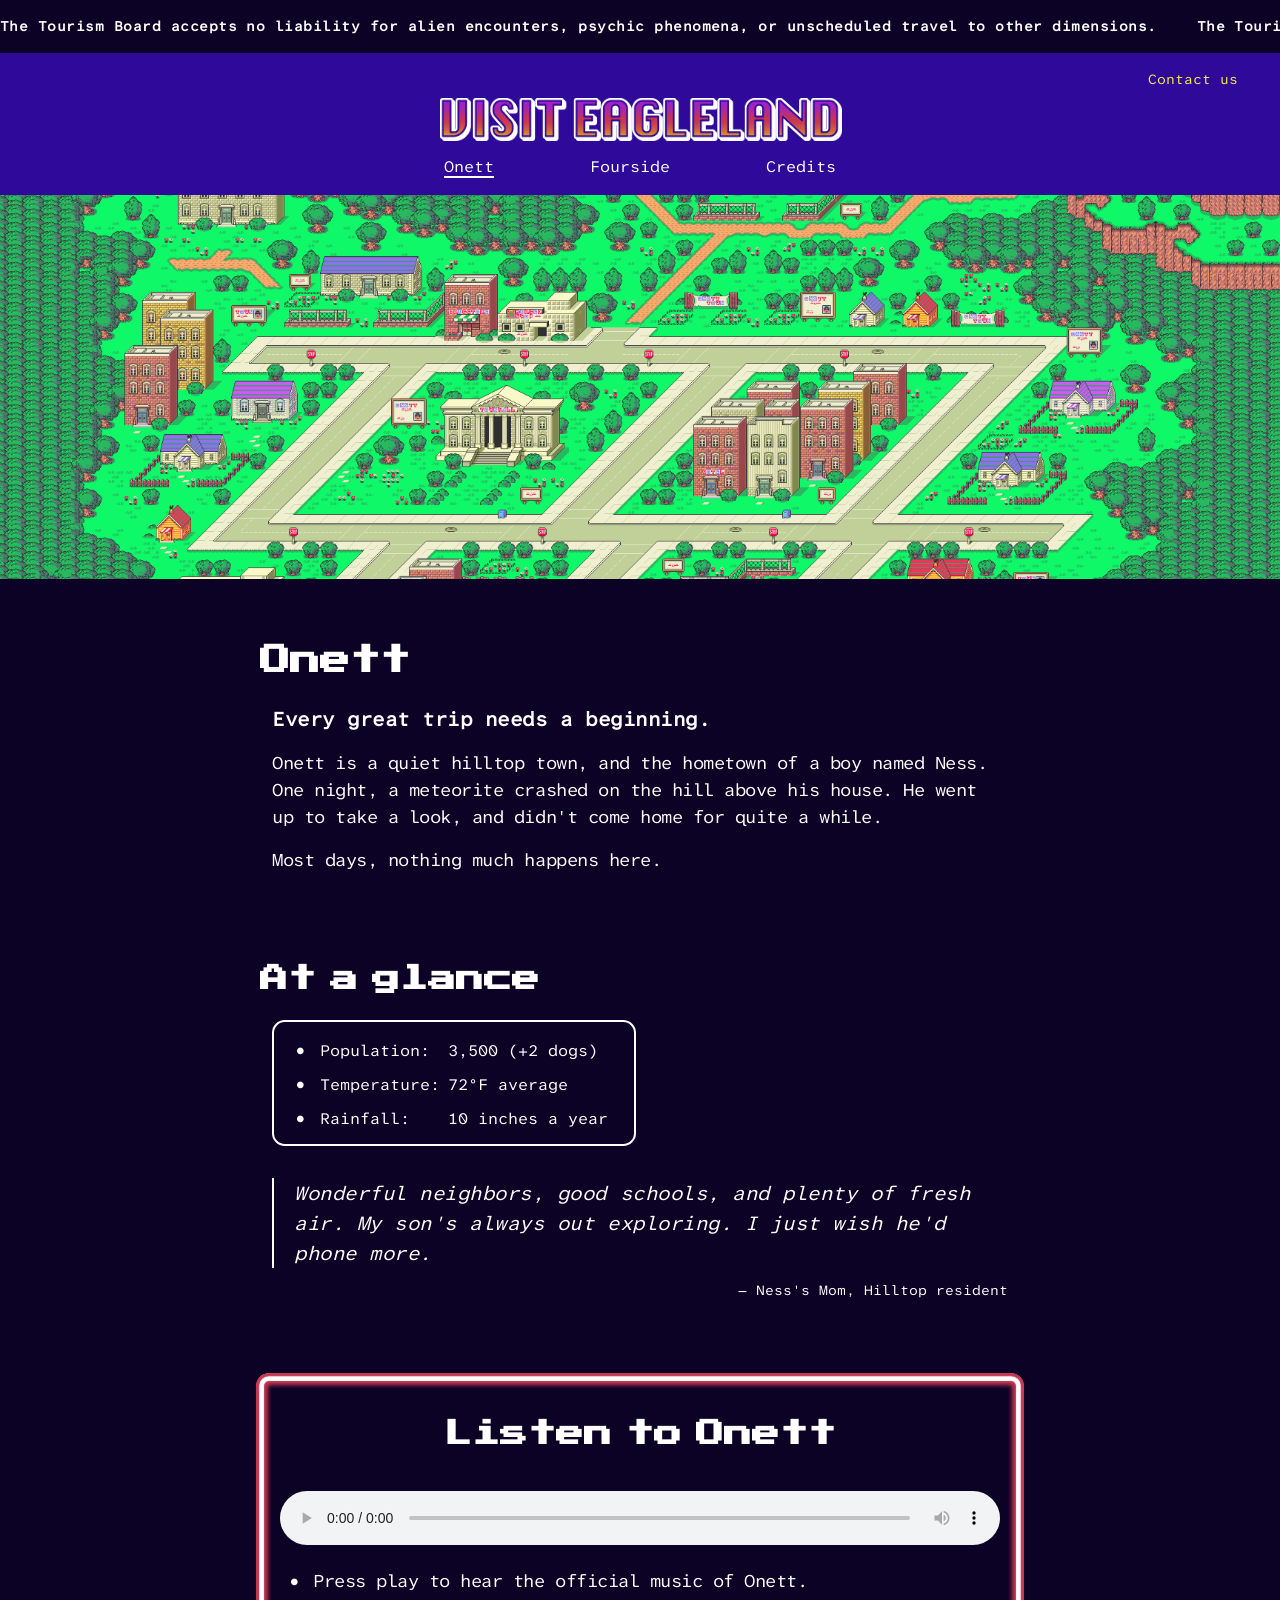
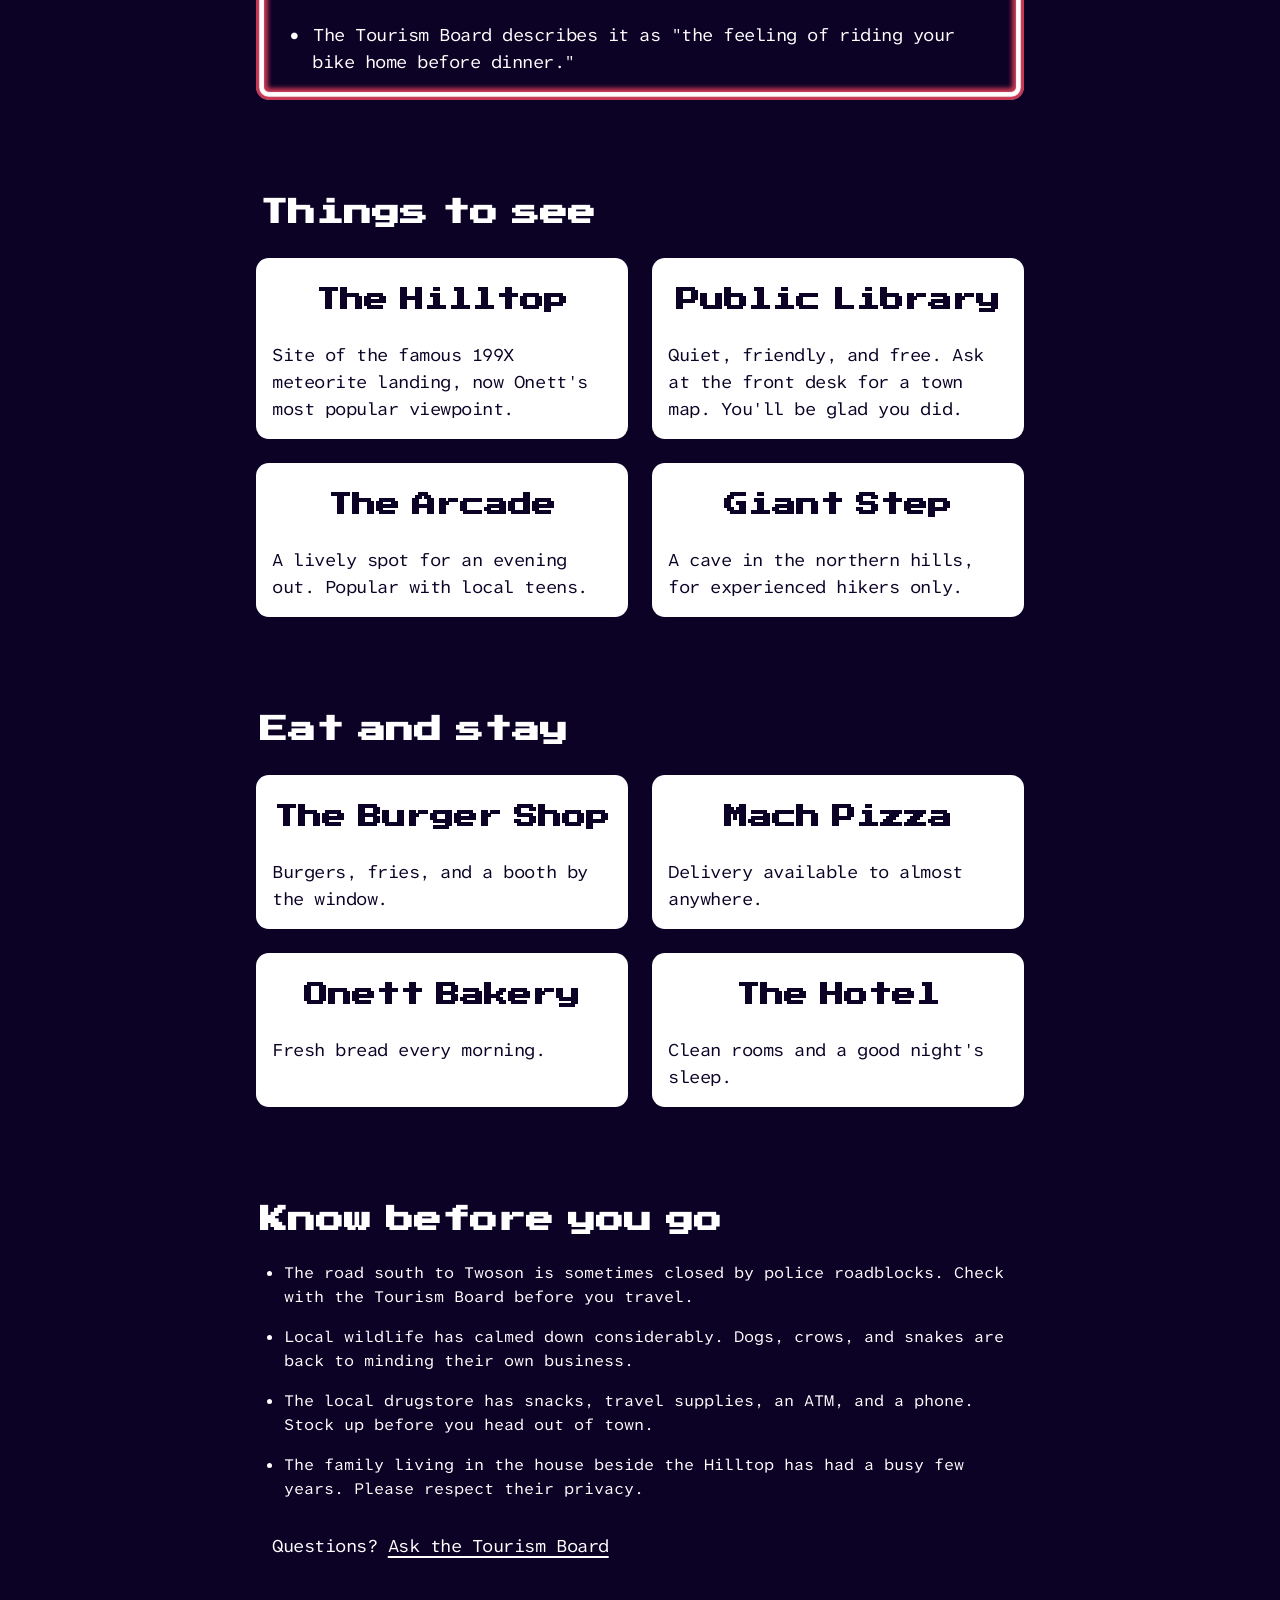
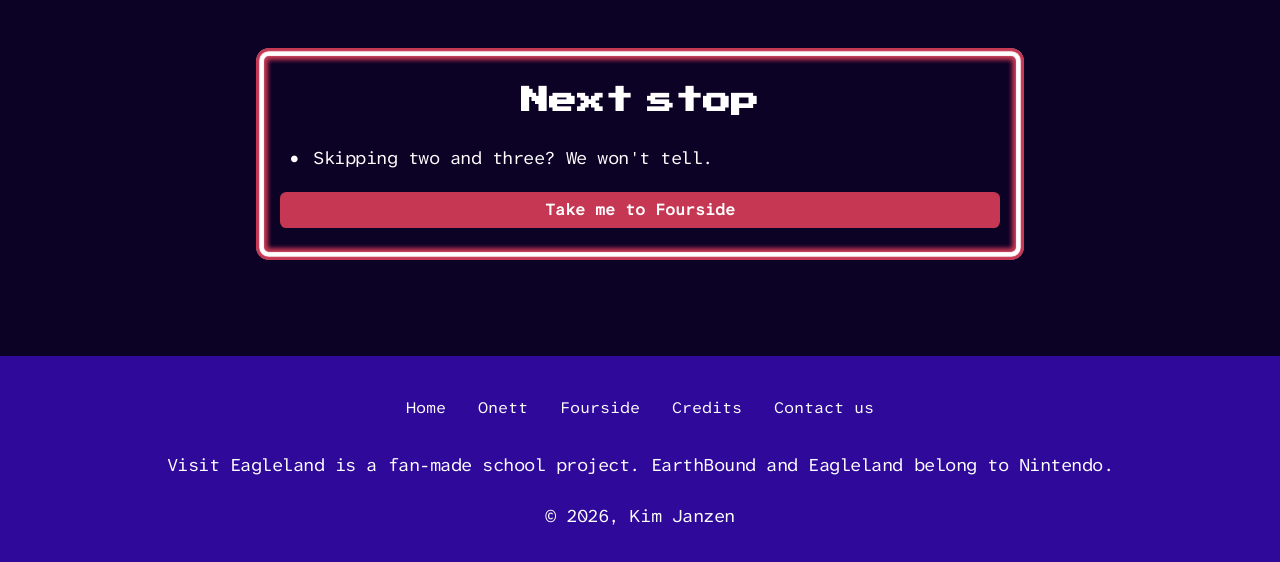
<file: onett.html>
<!doctype html>
<html lang="en">
  <head>
    <meta charset="UTF-8" />
    <meta name="viewport" content="width=device-width, initial-scale=1.0" />
    <title>Onett | Visit Eagleland</title>
    <meta
      name="description"
      content="Visit Onett, a friendly hilltop town and the perfect first stop in Eagleland. See the meteorite site, explore hiking trails, and enjoy small-town life."
    />
    <link rel="stylesheet" href="styles/normalize-fwd.css" />
    <link rel="stylesheet" href="styles/styles.css" />
    <link rel="icon" type="image/png" href="favicon-96x96.png" sizes="96x96" />
    <link rel="icon" type="image/svg+xml" href="favicon.svg" />
    <link rel="shortcut icon" href="favicon.ico" />
    <link rel="apple-touch-icon" sizes="180x180" href="apple-touch-icon.png" />
    <meta name="apple-mobile-web-app-title" content="Eagleland" />
    <link rel="manifest" href="site.webmanifest" />
  </head>

  <body>
    <a class="skip-link" href="#main-content">Skip to main content</a>
    <header>
      <section class="announcement-bar" tabindex="0" aria-label="Announcement">
        <div class="announcement-track">
          <span>
            The Tourism Board accepts no liability for alien encounters, psychic
            phenomena, or unscheduled travel to other dimensions. </span
          ><span aria-hidden="true">
            The Tourism Board accepts no liability for alien encounters, psychic
            phenomena, or unscheduled travel to other dimensions.
          </span>
          <span aria-hidden="true">
            The Tourism Board accepts no liability for alien encounters, psychic
            phenomena, or unscheduled travel to other dimensions.
          </span>
          <span aria-hidden="true">
            The Tourism Board accepts no liability for alien encounters, psychic
            phenomena, or unscheduled travel to other dimensions.
          </span>
        </div>
      </section>

      <nav class="header-nav" aria-label="Main">
        <div class="contact-link">
          <a href="index.html#contact-us">Contact us</a>
        </div>

        <a href="index.html" class="site-name">
          <img
            src="images/eagleland-logo.png"
            alt="Visit Eagleland home"
            width="2029"
            height="207"
          />
        </a>

        <ul>
          <li class="menu-item">
            <a href="onett.html" aria-current="page">Onett</a>
          </li>
          <li class="menu-item"><a href="fourside.html">Fourside</a></li>
          <li class="menu-item"><a href="credits.html">Credits</a></li>
        </ul>
      </nav>
    </header>

    <main id="main-content">
      <figure class="town-banner">
        <a href="https://cdn.wikibound.info/f/f8/OnettMap.png" class="map-link"
          ><img
            src="images/onett-map.webp"
            alt="View full map of Onett"
            width="1728"
            height="1536"
            class="town-banner-img"
        /></a>
        <figcaption>Tap or click to view the full map</figcaption>
      </figure>

      <section>
        <h1>Onett</h1>

        <p class="subheading">Every great trip needs a beginning.</p>

        <p>
          Onett is a quiet hilltop town, and the hometown of a boy named Ness.
          One night, a meteorite crashed on the hill above his house. He went up
          to take a look, and didn't come home for quite a while.
        </p>

        <p>Most days, nothing much happens here.</p>
      </section>

      <section class="at-a-glance">
        <h2>At a glance</h2>
        <dl class="town-facts">
          <dt>Population:</dt>
          <dd>3,500 (+2 dogs)</dd>
          <dt>Temperature:</dt>
          <dd>72°F average</dd>
          <dt>Rainfall:</dt>
          <dd>10 inches a year</dd>
        </dl>

        <div class="resident-review">
          <figure>
            <blockquote>
              <p>
                Wonderful neighbors, good schools, and plenty of fresh air. My
                son's always out exploring. I just wish he'd phone more.
              </p>
            </blockquote>
            <figcaption>— Ness's Mom, Hilltop resident</figcaption>
          </figure>
        </div>
      </section>

      <section>
        <div class="window">
          <h2>Listen to Onett</h2>
          <audio controls>
            <source src="media/onett.m4a" type="audio/mp4" />
            <p>
              Your browser can't play this audio. Try humming something cheerful
              instead.
            </p>
          </audio>
          <p>Press play to hear the official music of Onett.</p>
          <p>
            The Tourism Board describes it as "the feeling of riding your bike
            home before dinner."
          </p>
        </div>
      </section>

      <section class="things-to-see">
        <h2>Things to see</h2>
        <div class="town-cards">
          <article>
            <h3>The Hilltop</h3>
            <p>
              Site of the famous 199X meteorite landing, now Onett's most
              popular viewpoint.
            </p>
          </article>

          <article>
            <h3>Public Library</h3>
            <p>
              Quiet, friendly, and free. Ask at the front desk for a town map.
              You'll be glad you did.
            </p>
          </article>

          <article>
            <h3>The Arcade</h3>
            <p>A lively spot for an evening out. Popular with local teens.</p>
          </article>

          <article>
            <h3>Giant Step</h3>
            <p>A cave in the northern hills, for experienced hikers only.</p>
          </article>
        </div>
      </section>

      <section class="eat-and-stay">
        <h2>Eat and stay</h2>
        <div class="town-cards">
          <article>
            <h3>The Burger Shop</h3>
            <p>Burgers, fries, and a booth by the window.</p>
          </article>

          <article>
            <h3>Mach Pizza</h3>
            <p>Delivery available to almost anywhere.</p>
          </article>

          <article>
            <h3>Onett Bakery</h3>
            <p>Fresh bread every morning.</p>
          </article>

          <article>
            <h3>The Hotel</h3>
            <p>Clean rooms and a good night's sleep.</p>
          </article>
        </div>
      </section>

      <section class="know-before">
        <h2>Know before you go</h2>
        <ul>
          <li>
            The road south to Twoson is sometimes closed by police roadblocks.
            Check with the Tourism Board before you travel.
          </li>
          <li>
            Local wildlife has calmed down considerably. Dogs, crows, and snakes
            are back to minding their own business.
          </li>
          <li>
            The local drugstore has snacks, travel supplies, an ATM, and a
            phone. Stock up before you head out of town.
          </li>
          <li>
            The family living in the house beside the Hilltop has had a busy few
            years. Please respect their privacy.
          </li>
        </ul>
        <p>
          Questions? <a href="index.html#contact-us">Ask the Tourism Board</a>
        </p>
      </section>

      <section class="next-stop">
        <div class="window">
          <h2>Next stop</h2>
          <p>Skipping two and three? We won't tell.</p>
          <a href="fourside.html" class="button">Take me to Fourside</a>
        </div>
      </section>
    </main>

    <footer>
      <div class="footer-container">
        <nav class="footer-nav" aria-label="Footer">
          <ul>
            <li class="menu-item"><a href="index.html">Home</a></li>
            <li class="menu-item"><a href="onett.html">Onett</a></li>
            <li class="menu-item"><a href="fourside.html">Fourside</a></li>
            <li class="menu-item"><a href="credits.html">Credits</a></li>
            <li class="menu-item">
              <a href="index.html#contact-us">Contact us</a>
            </li>
          </ul>
        </nav>
        <p>
          Visit Eagleland is a fan-made school project. EarthBound and Eagleland
          belong to Nintendo.
        </p>
        <p class="copyright">&copy; 2026, Kim Janzen</p>
      </div>
    </footer>
  </body>
</html>
</file>
<file: styles/styles.css>
/* TABLE OF CONTENTS

1. FONTS
2. GLOBAL
3. ELEMENTS
4. LAYOUT
5. COMPONENTS
6. PAGE-SPECIFIC
7. UTILITIES
8. MEDIA QUERIES

*/

/* ==========================================================================
   1. FONTS
   ========================================================================== */

@font-face {
  font-display: swap;
  font-family: "Atkinson Hyperlegible Mono";
  font-style: normal;
  font-weight: 400;
  src: url("../fonts/atkinson-hyperlegible-mono-v8-latin-regular.woff2")
    format("woff2");
}

@font-face {
  font-display: swap;
  font-family: "Press Start 2P";
  font-style: normal;
  font-weight: 400;
  src: url("../fonts/press-start-2p-v16-latin-regular.woff2") format("woff2");
}

/* ==========================================================================
   2. GLOBAL
   ========================================================================== */

main {
  background-color: #0c0226;
}

main > section {
  padding-block: 1.5rem;
}

body {
  font-family: "Atkinson Hyperlegible Mono", monospace;
  font-size: 1rem;
  font-weight: 400;
  line-height: 1.5;
  color: #ffffff;
  background-color: #0c0226;
}

/* ==========================================================================
   3. ELEMENTS
   ========================================================================== */

/* --- Typography --- */
h1,
h2,
h3,
h4,
h5,
h6 {
  font-family: "Press Start 2P", monospace;
  word-spacing: -0.5em;
}

h1 {
  font-size: clamp(1.5rem, 1rem + 2vw, 1.9rem);
  margin: 1.25rem;
  padding-top: 1rem;
}

h2 {
  font-size: clamp(1.25rem, 1rem + 2vw, 1.75rem);
  margin: 1.25rem;
}

h3 {
  font-size: clamp(1rem, 0.875rem + 1vw, 1.5rem);
}

p {
  font-size: clamp(1rem, 1rem + 0.25vw, 1.125rem);
  letter-spacing: -0.03rem;
  margin: 0 clamp(1.25rem, 0.75rem + 2vw, 2rem) 1rem;
}

/* --- Links --- */
a {
  color: #ffffff;
  text-decoration: underline;
  text-decoration-thickness: 0.125rem;
  text-underline-offset: 0.25rem;
}

a:visited {
  color: currentColor;
}

a:focus-visible {
  outline: 0.125rem solid currentColor;
  outline-offset: 0.125rem;
}

a:hover,
a:focus-visible {
  color: #f5ea53;
}

a:active {
  color: #f5ea53;
}

/* --- Images --- */
img {
  max-width: 100%;
  height: auto;
}

/* --- Tables --- */
table {
  width: 100%;
  min-width: 40rem;
  border-collapse: collapse;
  background-color: #ffffff;
  color: #0c0226;
}

td > a {
  color: #0c0226;
}

td > a:hover,
td > a:focus-visible {
  color: #c63753;
}

th,
caption {
  background-color: #2f0999;
  color: #ffffff;
}

th,
td {
  padding: 0.75rem;
  text-align: left;
  vertical-align: top;
  font-size: 0.875rem;
}

tbody tr:nth-child(even) {
  background-color: #f3fdd9;
}

/* --- Blockquotes --- */
blockquote {
  border-left: 0.125rem solid #ffffff;
  padding-left: 1.25rem;
}

blockquote p {
  font-style: italic;
  font-size: 1.25rem;
  margin: 0;
}

figcaption {
  font-size: 0.875rem;
}

/* ==========================================================================
   4. LAYOUT
   ========================================================================== */

/* --- Header --- */
.header-nav {
  padding: 0.5rem 0;
  background-color: #2f0999;
}

.header-nav ul {
  display: grid;
  grid-template-columns: repeat(3, auto);
  list-style: none;
  max-width: 25rem;
  margin: 0;
  margin-inline: auto;
  padding: 0.5rem 1.125rem 0;
  justify-content: space-between;
}

.site-name {
  display: block;
  max-width: 25rem;
  margin-inline: auto;
  padding-inline: 1.125rem;
  margin-bottom: 0;
}

.site-name img {
  display: block;
  width: 100%;
  filter: drop-shadow(0.125rem 0.125rem 0);
}

.contact-link a {
  display: block;
  color: #f5ea53;
  font-size: 0.875rem;
  text-align: right;
  padding-right: clamp(1.25rem, 1rem + 2vw, 4rem);
  padding-block: 0.5rem;
  text-decoration: none;
}

.contact-link a:hover {
  text-decoration: underline;
  text-decoration-thickness: 0.125rem;
  text-underline-offset: 0.25rem;
}

.menu-item a {
  display: block;
  color: #ffffff;
  font-weight: 400;
  padding: 0 0.25rem;
  padding-block: 0.5rem;
  text-decoration: none;
}

.menu-item a:hover,
.menu-item a:focus-visible {
  text-decoration: underline;
  text-decoration-thickness: 0.125rem;
  text-underline-offset: 0.25rem;
}

.menu-item [aria-current="page"] {
  text-decoration: underline;
  text-decoration-thickness: 0.125rem;
  text-underline-offset: 0.25rem;
}

/* --- Footer --- */
.footer-container {
  display: grid;
  row-gap: 1.5rem;
  background-color: #2f0999;
  color: #ffffff;
  align-items: baseline;
  padding: 2rem 1rem;
  margin-top: 3rem;
}

.footer-container p {
  margin: 0;
  text-align: center;
}

.footer-nav ul {
  display: flex;
  flex-wrap: wrap;
  gap: 0.5rem 1.5rem;
  margin: 0;
  padding-left: 0;
  list-style: none;
  justify-content: center;
}

.copyright {
  margin-bottom: 0;
}

/* ==========================================================================
   5. COMPONENTS
   ========================================================================== */

/* --- Buttons --- */
.button {
  display: block;
  width: fit-content;
  margin-inline: auto;
  padding: 0.25rem 0.5rem;
  color: #ffffff;
  background-color: #c63753;
  font-weight: 700;
  border: 0.125rem solid transparent;
  border-radius: 0.4rem;
  text-decoration: none;
  margin-bottom: 1rem;
}

.button:hover,
.button:focus-visible {
  color: #ffffff;
  background-color: #0c0226;
  border-color: #ffffff;
  outline-offset: 0.125rem;
}

.button:active {
  background-color: transparent;
  color: #ffffff;
  transform: translateY(0.125rem);
}

.secondary {
  background-color: transparent;
  border: 0.125rem solid #0c0226;
  color: #0c0226;
}

.secondary:active {
  background-color: #0c0226;
  color: #ffffff;
}

.tertiary {
  background-color: transparent;
  color: #ffffff;
  text-decoration: underline;
  text-decoration-thickness: 0.125rem;
  text-underline-offset: 0.25rem;
  margin-top: 0;
}

.tertiary:hover,
.tertiary:focus-visible {
  background-color: #ffffff;
  color: #0c0226;
}

/* --- Announcement bar --- */
.announcement-bar {
  width: 100%;
  overflow: hidden;
  background-color: #0c0226;
  padding: 1rem 0;
}

.announcement-track {
  display: flex;
  align-items: center;
  width: max-content;
  animation: scroll-left 40s linear infinite;
}

.announcement-track span {
  white-space: nowrap;
  padding-right: 2.5rem;
  font-size: 0.875rem;
  font-weight: 700;
  letter-spacing: 0.03rem;
  color: #ffffff;
}

.announcement-bar:focus .announcement-track,
.announcement-bar .announcement-track:hover {
  animation-play-state: paused;
}

.announcement-bar:focus-visible {
  outline: 0.125rem solid #ffffff;
  outline-offset: -0.25rem;
}

@keyframes scroll-left {
  from {
    transform: translateX(0);
  }
  to {
    transform: translateX(-50%);
  }
}

@media (prefers-reduced-motion: reduce) {
  .announcement-track {
    animation: none;
    width: auto;
  }

  .announcement-track span {
    white-space: normal;
    padding-inline: 1rem;
  }

  .announcement-track span[aria-hidden="true"] {
    display: none;
  }
}

/* --- Text window--- */
.window {
  max-width: 50rem;
  color: #ffffff;
  background-color: #0c0226;
  padding: 0.25rem 0;
  box-shadow:
    0 0 0.05rem 0.2rem #c63753 inset,
    0 0 0.05rem 0.5rem #ffffff inset,
    0 0 0.25rem 0.75rem #c63753 inset;
  border-radius: 0.8rem;
  outline: 0.125rem solid #0c0226;
  margin: 1.5rem 1rem;
}

.window p::before {
  content: "• " / "";
  font-size: 1.25rem;
}

.window p {
  padding: 0.25rem 0 0.25rem 1.5rem;
  text-indent: -1.5rem;
}

.window .button {
  width: auto;
  margin-inline: 1.5rem;
  text-align: center;
}

.window audio {
  display: block;
  width: calc(100% - 3rem);
  margin: 1rem 1.5rem;
}

.window h1,
.window h2 {
  padding: 1rem;
  text-align: center;
}

.signature p:last-of-type {
  display: flex;
  justify-content: space-between;
  padding-left: 0;
  text-indent: 0;
  align-items: baseline;
}

/* --- Town cards--- */
.town-cards {
  display: grid;
  grid-template-columns: 1fr;
  gap: 1.5rem;
  margin: 1.5rem 1rem;
}

.town-cards article {
  display: flex;
  flex-direction: column;
  border-radius: 0.8rem;
  overflow: hidden;
  color: #0c0226;
  background-color: #ffffff;
}

.town-cards article > h3 {
  text-align: center;
  margin-inline: 1rem;
}

.town-cards article > p {
  margin: 0 1rem;
  padding-bottom: 1rem;
}

.town-map {
  max-height: 10rem;
  width: auto;
  object-fit: cover;
}

.coming-soon {
  font-weight: 700;
  text-align: center;
  margin-top: auto;
  color: #0c0226;
}

/* --- Town banner--- */
.town-banner {
  display: grid;
  margin: 0;
}

.map-link,
.town-banner figcaption {
  grid-area: 1 / 1;
}

.map-link {
  display: block;
  width: 100%;
}

.town-banner figcaption {
  font-size: clamp(0.875rem, 0.75rem + 0.5vw, 1rem);
  justify-self: center;
  align-self: end;
  background-color: #0c022699;
  backdrop-filter: blur(0.25rem);
  padding: 0.125rem 0.75rem;
  margin-bottom: 0.5rem;
  border-radius: 0.4rem;
  pointer-events: none;
}

@media (hover: hover) {
  .town-banner figcaption {
    opacity: 0;
    transition: opacity 0.2s;
  }

  .town-banner:hover figcaption,
  .town-banner:focus-within figcaption {
    opacity: 1;
  }
}

.town-banner-img {
  display: block;
  width: 100%;
  height: clamp(16rem, 8rem + 20vw, 28rem);
  object-fit: cover;
  object-position: center 65%;
}

.town-banner.fourside .town-banner-img {
  object-position: center 35%;
}

.town-banner.moonside .town-banner-img {
  object-position: center 70%;
}

.sharpen-img {
  image-rendering: pixelated;
}

/* --- Town facts--- */
.town-facts {
  display: grid;
  grid-template-columns: max-content 1fr;
  gap: 0.25rem 0.5rem;
  align-items: baseline;
  font-size: clamp(0.875rem, 0.75rem + 1vw, 1rem);
  max-width: 20rem;
  margin: 0 clamp(1.25rem, 0.75rem + 2vw, 2rem) 1.5rem;
  padding: 0.75rem 1.25rem;
  border: 0.125rem solid #ffffff;
  border-radius: 0.8rem;
}

.town-facts dd {
  margin: 0;
}

.town-facts dt::before {
  content: "• " / "";
  font-size: 1.25rem;
}

/* --- Contact form --- */
form {
  max-width: 46.25rem;
  border: 0.125rem solid #ffffff;
  border-radius: 0.8rem;
  padding: 1rem;
  margin: 1.5rem auto 2.5rem;
}

form > p,
.form-field > p {
  margin: 0;
  padding-top: 0.25rem;
  margin-bottom: 0.5rem;
}

.form-field {
  display: flex;
  flex-direction: column;
  gap: 0.25rem;
  padding: 0.5rem 0;
}

.form-field input,
.form-field textarea {
  line-height: 1.5;
  font-size: 0.875rem;
  padding: 0.25rem;
}

.form-button {
  margin-top: 1rem;
  cursor: pointer;
}

/* --- Table scroll--- */
.table-scroll {
  border-radius: 0.4rem;
  overflow-x: auto;
  margin: 1.5rem 1rem;
  padding-block: 0;
}

.table-scroll:focus-visible {
  outline: 0.125rem solid currentColor;
  outline-offset: 0.125rem;
}

/* --- Teleport --- */
.teleport {
  margin: 1.5rem 1rem;
  padding-block: 0.5rem;
  background-color: #2f0999;
  border-left: 0.5rem solid #f5ea53;
}

.teleport div {
  display: flex;
  align-items: center;
  justify-content: center;
  gap: 1rem;
}

.teleport div > * {
  margin: 0;
}

.teleport summary {
  margin: 0.5rem clamp(0.25rem, -0.25rem + 2vw, 1rem);
  padding: 0.75rem 1rem;
  font-size: 1.125rem;
  background-color: #ffffff1a;
  border-radius: 0.4rem;
  cursor: pointer;
}

.teleport summary:hover {
  background-color: #ffffff33;
}

/* ==========================================================================
   6. PAGE-SPECIFIC
   ========================================================================== */

/* --- Home Page --- */
.hero-section {
  display: grid;
  grid-template-columns: minmax(0, 1fr);
  padding-block: 0;
}

.hero-img {
  width: 100%;
  height: 40rem;
  object-fit: cover;
  object-position: left;
  grid-area: 1 / 1;
}

.hero-section > .window {
  grid-area: 1 / 1;
  justify-self: center;
  align-self: center;
  margin: 1rem 1.5rem;
}

.contact-section {
  padding-inline: 1rem;
}

.contact-section > .window {
  margin: 1rem;
  padding: 0.75rem 0 0.5rem 0;
  margin-inline: auto;
}

/* --- Town Pages --- */
.subheading {
  font-size: 1.25rem;
  font-weight: 700;
}

.know-before ul {
  padding-left: 2.75rem;
  margin-inline: 0;
  margin-right: 1.25rem;
}

.know-before li {
  padding-bottom: 1rem;
}

.resident-review figure {
  margin: 2rem clamp(1.25rem, 0.75rem + 2vw, 2rem) 0;
}

.resident-review blockquote {
  margin: 0;
}

.resident-review figcaption {
  margin: 0.75rem 0 0;
  padding-left: 0;
  text-align: right;
}

.next-stop div {
  padding-block: 1rem;
}

.next-stop h2 {
  margin: 0;
}

/* --- Credits --- */
.credits :is(h1, p) {
  text-align: center;
}

caption h2 {
  font-family: "Atkinson Hyperlegible Mono", monospace;
  text-align: left;
  word-spacing: normal;
  padding: 0.5rem 0.75rem;
}

/* --- Moonside --- */
body:not(:has(#moonside:target)) .moonside {
  display: none;
}

body:has(#moonside:target) .fourside {
  display: none;
}

body:has(#moonside:target),
body:has(#moonside:target) :is(main, .window, .header-nav, .footer-container) {
  background-color: black;
}

body:has(#moonside:target) .announcement-bar span {
  color: black;
}

body:has(#moonside:target) .header-nav {
  border-bottom: 0.125rem solid #f5ea53;
}

body:has(#moonside:target) .footer-container {
  border-top: 0.125rem solid #f5ea53;
}

body:has(#moonside:target) :is(.header-nav a:hover, .footer-nav a:hover) {
  color: #f5ea53;
}

body:has(#moonside:target) h2 {
  color: #00c644;
}

body:has(#moonside:target) .window {
  box-shadow:
    0 0 0.05rem 0.2rem #00c644 inset,
    0 0 0.05rem 0.5rem #ffffff inset,
    0 0 0.25rem 0.75rem #00c644 inset;
}

body:has(#moonside:target) .announcement-bar {
  background-color: #f51958;
}

body:has(#moonside:target) .header-nav a {
  color: #f51958;
}

body:has(#moonside:target) .site-name {
  filter: invert(1);
}

body:has(#moonside:target) .teleport {
  background-color: black;
  border-left-color: #f51958;
}

/* ==========================================================================
   7. UTILITIES
   ========================================================================== */

.visually-hidden {
  position: absolute;
  width: 1px;
  height: 1px;
  padding: 0;
  margin: -1px;
  overflow: hidden;
  clip-path: inset(50%);
  white-space: nowrap;
  border: 0;
}

.skip-link {
  position: absolute;
  top: 0;
  left: 0;
  transform: translateY(-100%);
  z-index: 10;
  padding: 0.5rem 1rem;
  background-color: #2f0999;
}

.skip-link:focus {
  transform: translateY(0);
}

/* ==========================================================================
   8. MEDIA QUERIES
   ========================================================================== */

@media (width >= 36em) {
  .town-cards {
    grid-template-columns: repeat(2, 1fr);
  }
}

@media (width >= 50em) {
  main > section {
    max-width: 50rem;
    margin-inline: auto;
  }

  .hero-section {
    max-width: none;
  }

  .teleport {
    max-width: 48rem;
    margin-inline: auto;
  }

  .table-scroll {
    margin-inline: auto;
  }
}
</file>
